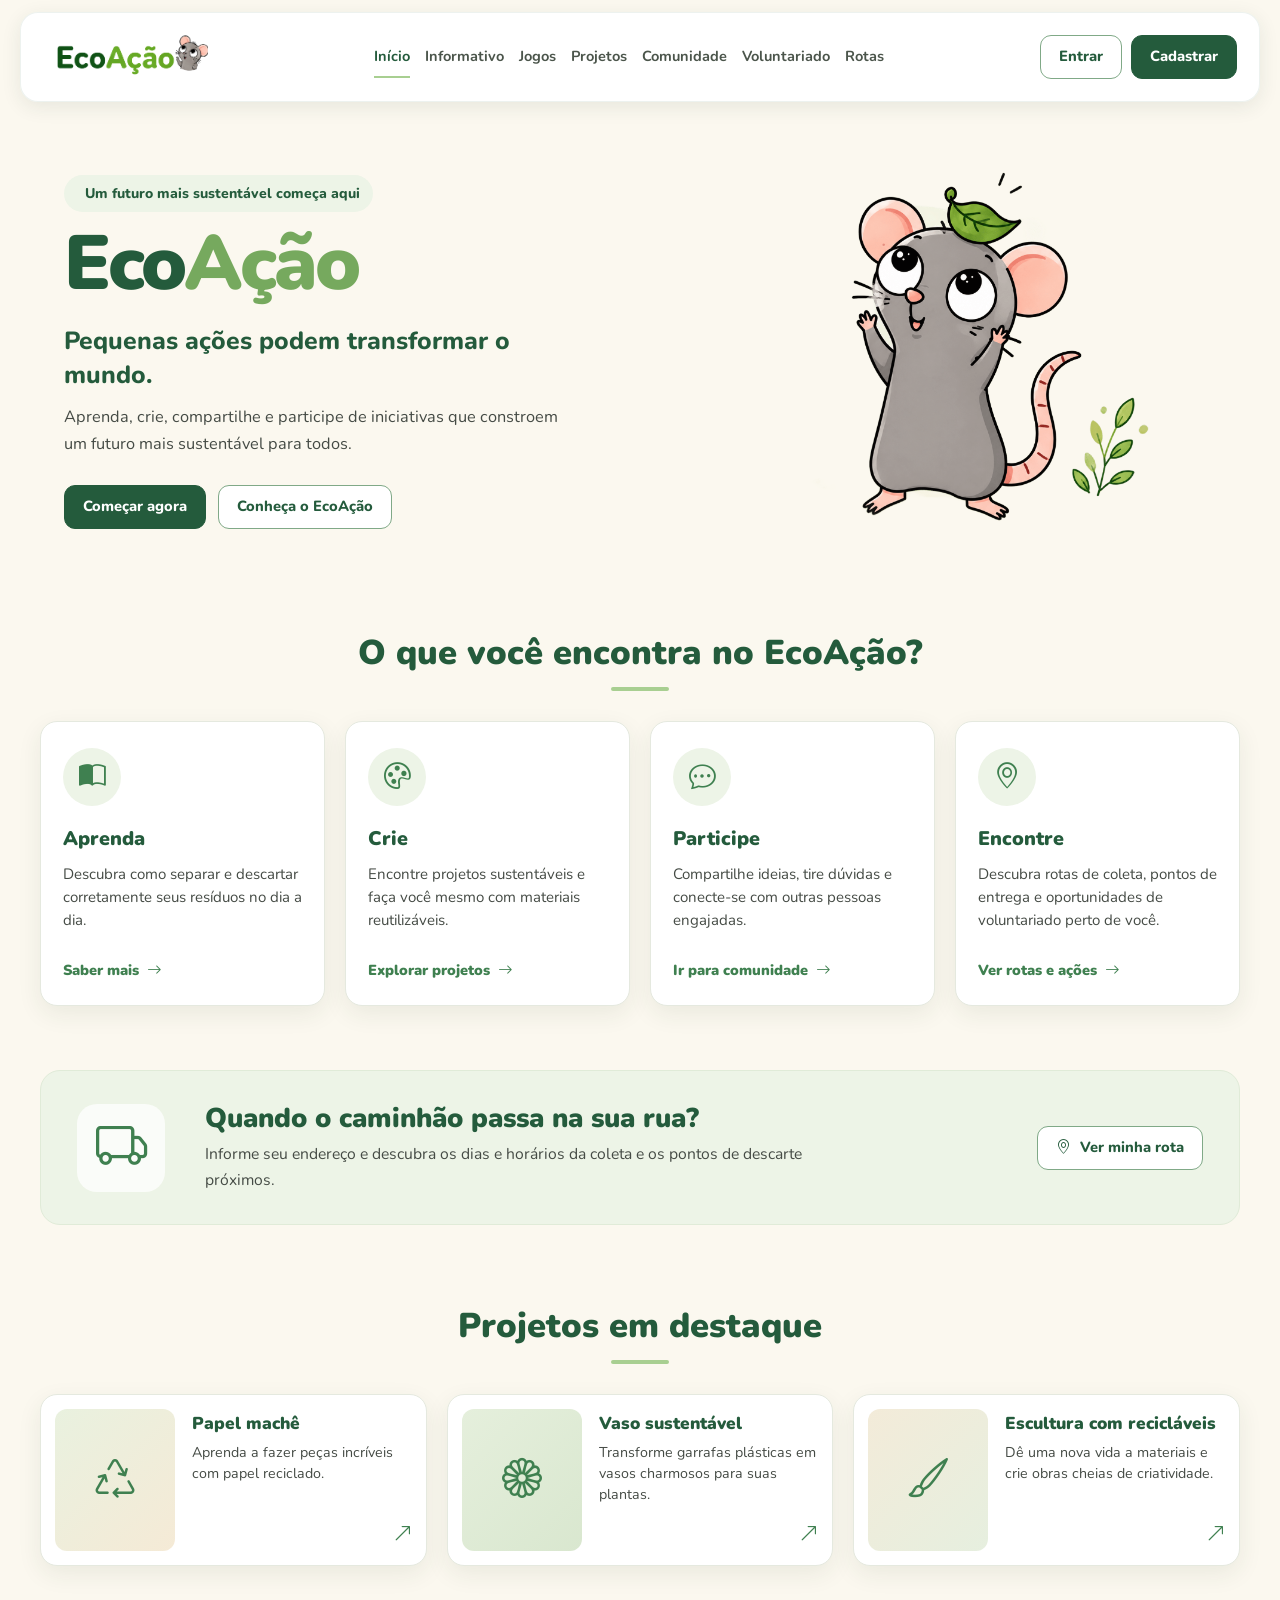
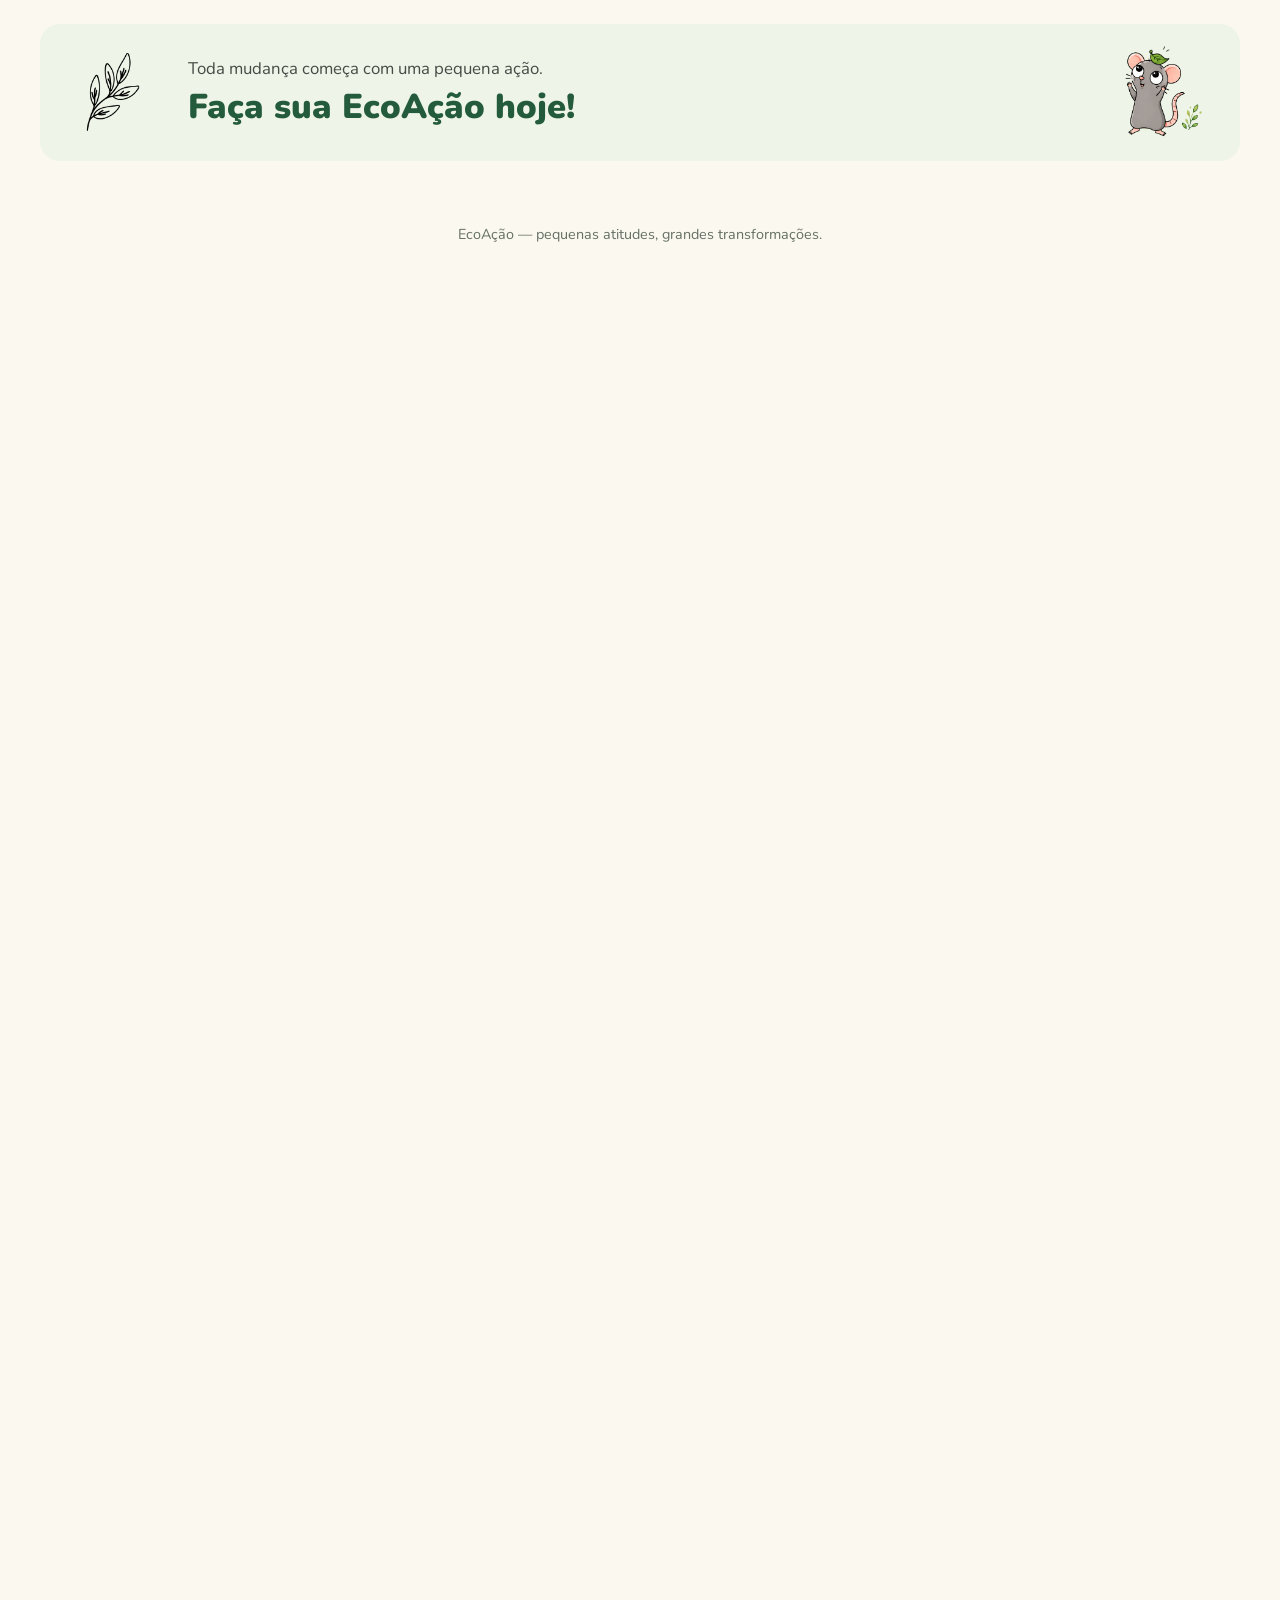
<file: index.html>
<!DOCTYPE html>
<html lang="pt-BR">
<head>
    <meta charset="UTF-8">
    <meta http-equiv="refresh" content="0; url=index/index.html">
    <title>EcoAção</title>
</head>
<body>
    <p><a href="index/index.html">Ir para o EcoAção</a></p>
</body>
</html>
</file>
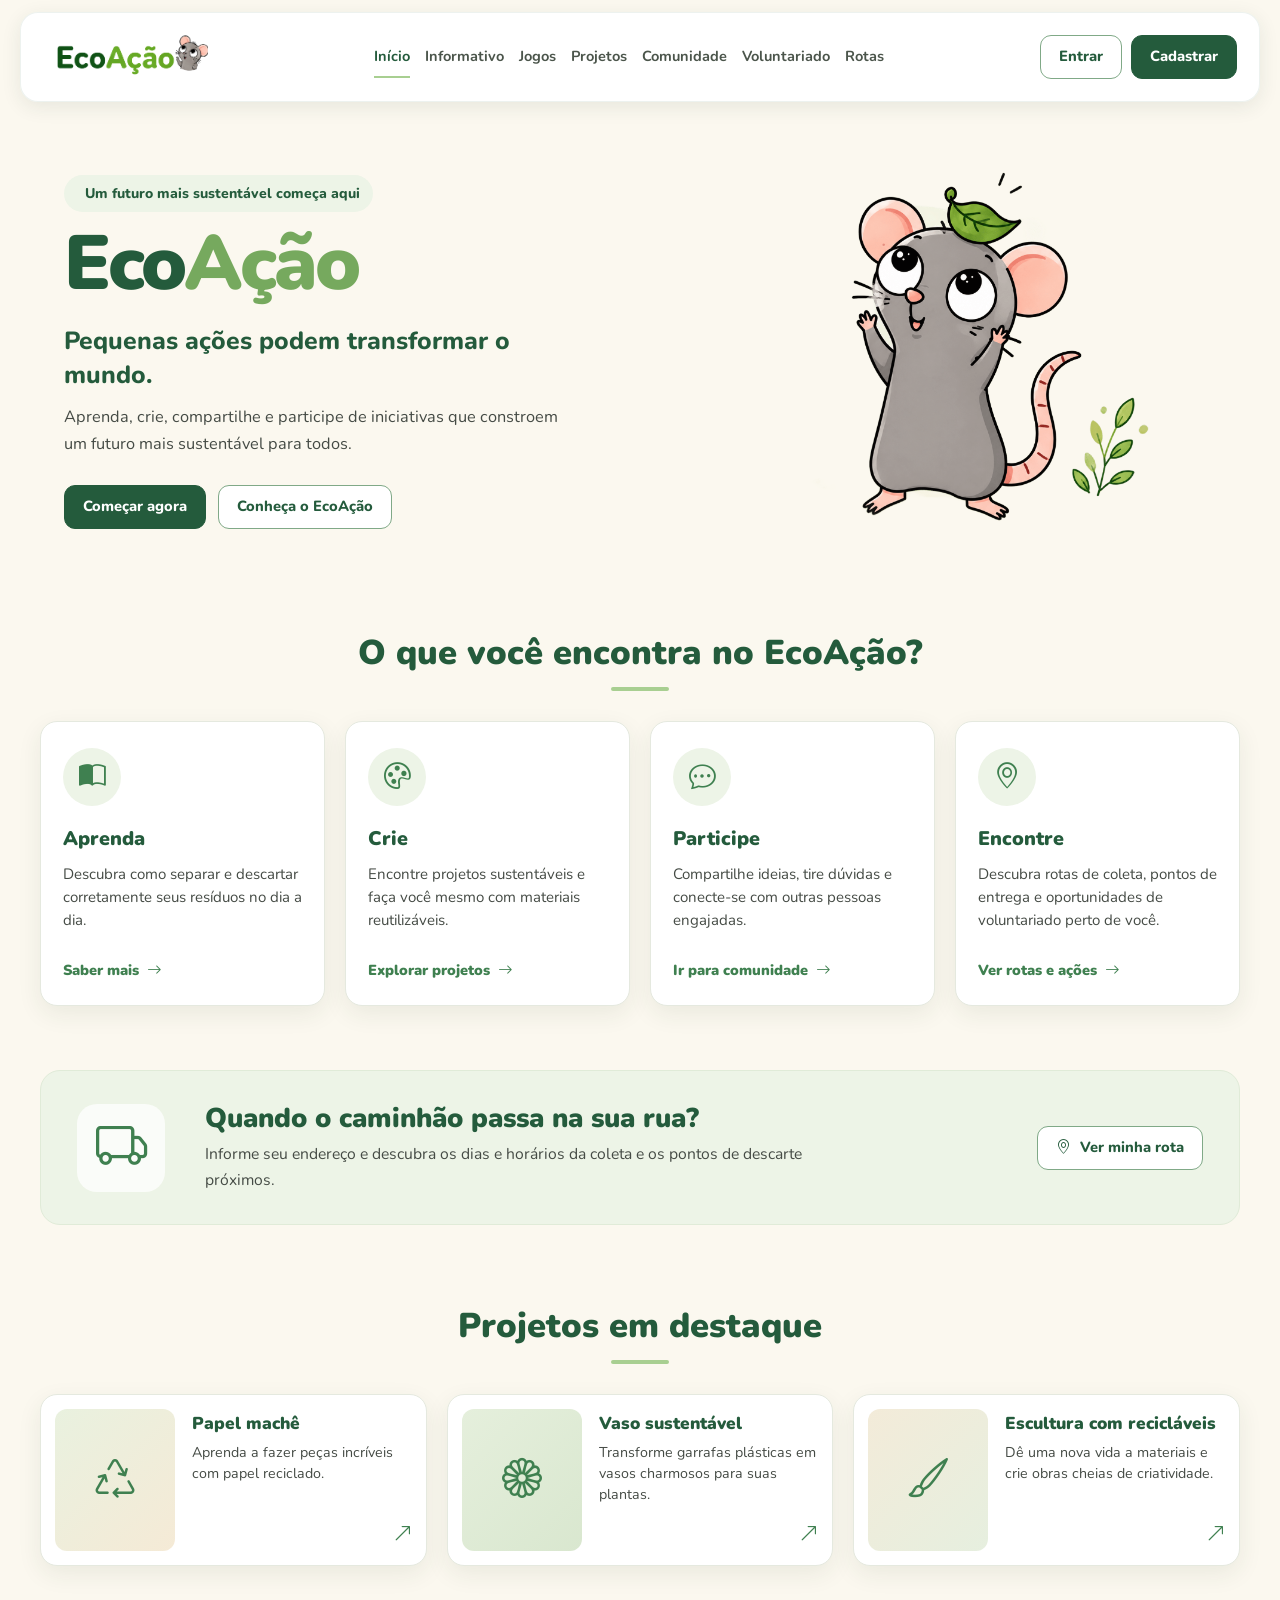
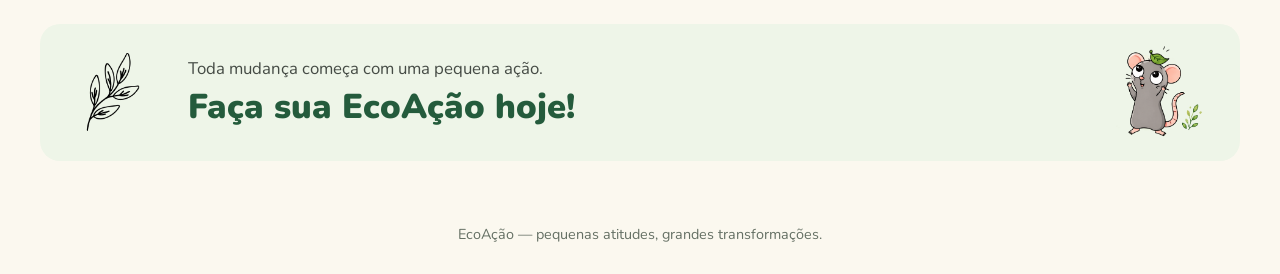
<file: index/index.html>
<!DOCTYPE html>
<html lang="pt-BR">
<head>
    <meta charset="UTF-8">
    <meta name="viewport" content="width=device-width, initial-scale=1.0">
    <title>EcoAção — Início</title>
    <link rel="stylesheet" href="https://cdn.jsdelivr.net/npm/bootstrap-icons@1.11.3/font/bootstrap-icons.min.css">
    <link rel="stylesheet" href="../css/style1.css">
</head>
<body>
    <header class="cerebro">
        <a class="logo" href="../index/index.html" aria-label="EcoAção - Início">
            <img src="../imagens/Logo.png" alt="Logo EcoAção">
        </a>

        <nav aria-label="Navegação principal">
            <a href="../index/index.html" class="active">Início</a>
            <a href="../informacao/informacao.html">Informativo</a>
            <a href="../jogos/jogos.html">Jogos</a>
            <a href="../projetos/projetos.html">Projetos</a>
            <a href="../comunidade/comunidade.html">Comunidade</a>
            <a href="../voluntariado/voluntariado.html">Voluntariado</a>
            <a href="../rotas/rotas.html">Rotas</a>
        </nav>

        <!-- Visitantes veem Entrar/Cadastrar; o JavaScript troca por "Olá, nome" + Sair -->
        <div class="acoes-conta" id="acoes-conta">
            <a href="../login/login.html" class="botao botao-secundario">Entrar</a>
            <a href="../cadastro/cadastro.html" class="botao botao-principal">Cadastrar</a>
        </div>
    </header>

    <main>
        <section class="hero">
            <div class="hero-conteudo">
                <span class="etiqueta"><i class="bi bi-leaf" aria-hidden="true"></i> Um futuro mais sustentável começa aqui</span>
                <h1>Eco<span>Ação</span></h1>
                <p class="subtitulo">Pequenas ações podem transformar o mundo.</p>
                <p class="texto">Aprenda, crie, compartilhe e participe de iniciativas que constroem um futuro mais sustentável para todos.</p>
                <div class="hero-botoes">
                    <a class="botao botao-principal" href="../projetos/projetos.html">Começar agora</a>
                    <a class="botao botao-secundario" href="../informacao/informacao.html">Conheça o EcoAção</a>
                </div>
            </div>
            <div class="hero-ilustracao">
                <img src="../imagens/rato1.png" alt="Mascote do EcoAção">
            </div>
        </section>

        <section class="secao recursos">
            <div class="titulo-secao">
                <h2>O que você encontra no EcoAção?</h2>
                <span class="titulo-detalhe" aria-hidden="true"></span>
            </div>

            <div class="grade-recursos">
                <article class="card-recurso">
                    <div class="icone"><i class="bi bi-book-half" aria-hidden="true"></i></div>
                    <h3>Aprenda</h3>
                    <p>Descubra como separar e descartar corretamente seus resíduos no dia a dia.</p>
                    <a href="../informacao/informacao.html">Saber mais <i class="bi bi-arrow-right" aria-hidden="true"></i></a>
                </article>

                <article class="card-recurso">
                    <div class="icone"><i class="bi bi-palette" aria-hidden="true"></i></div>
                    <h3>Crie</h3>
                    <p>Encontre projetos sustentáveis e faça você mesmo com materiais reutilizáveis.</p>
                    <a href="../projetos/projetos.html">Explorar projetos <i class="bi bi-arrow-right" aria-hidden="true"></i></a>
                </article>

                <article class="card-recurso">
                    <div class="icone"><i class="bi bi-chat-dots" aria-hidden="true"></i></div>
                    <h3>Participe</h3>
                    <p>Compartilhe ideias, tire dúvidas e conecte-se com outras pessoas engajadas.</p>
                    <a href="../comunidade/comunidade.html">Ir para comunidade <i class="bi bi-arrow-right" aria-hidden="true"></i></a>
                </article>

                <article class="card-recurso">
                    <div class="icone"><i class="bi bi-geo-alt" aria-hidden="true"></i></div>
                    <h3>Encontre</h3>
                    <p>Descubra rotas de coleta, pontos de entrega e oportunidades de voluntariado perto de você.</p>
                    <a href="../rotas/rotas.html">Ver rotas e ações <i class="bi bi-arrow-right" aria-hidden="true"></i></a>
                </article>
            </div>
        </section>

        <section class="secao banner-coleta">
            <div class="coleta-ilustracao" aria-hidden="true">
                <i class="bi bi-truck"></i>
            </div>
            <div class="coleta-texto">
                <h2>Quando o caminhão passa na sua rua?</h2>
                <p>Informe seu endereço e descubra os dias e horários da coleta e os pontos de descarte próximos.</p>
            </div>
            <a class="botao botao-secundario" href="../rotas/rotas.html"> <i class="bi bi-geo-alt" aria-hidden="true"></i> Ver minha rota</a>
        </section>

        <section class="secao projetos">
            <div class="titulo-secao">
                <h2>Projetos em destaque</h2>
                <span class="titulo-detalhe" aria-hidden="true"></span>
            </div>

            <div class="grade-projetos">
                <article class="card-projeto">
                    <div class="projeto-imagem imagem-papel" role="img" aria-label="Espaço para imagem de um objeto de papel machê">
                        <i class="bi bi-recycle" aria-hidden="true"></i>
                    </div>
                    <div class="projeto-conteudo">
                        <h3>Papel machê</h3>
                        <p>Aprenda a fazer peças incríveis com papel reciclado.</p>
                        <a href="../projetos/projetos.html" aria-label="Explorar projeto Papel machê"><i class="bi bi-arrow-up-right" aria-hidden="true"></i></a>
                    </div>
                </article>

                <article class="card-projeto">
                    <div class="projeto-imagem imagem-vaso" role="img" aria-label="Espaço para imagem de vaso feito com garrafa reutilizada">
                        <i class="bi bi-flower1" aria-hidden="true"></i>
                    </div>
                    <div class="projeto-conteudo">
                        <h3>Vaso sustentável</h3>
                        <p>Transforme garrafas plásticas em vasos charmosos para suas plantas.</p>
                        <a href="../projetos/projetos.html" aria-label="Explorar projeto Vaso sustentável"><i class="bi bi-arrow-up-right" aria-hidden="true"></i></a>
                    </div>
                </article>

                <article class="card-projeto">
                    <div class="projeto-imagem imagem-escultura" role="img" aria-label="Espaço para imagem de escultura feita com materiais recicláveis">
                        <i class="bi bi-brush" aria-hidden="true"></i>
                    </div>
                    <div class="projeto-conteudo">
                        <h3>Escultura com recicláveis</h3>
                        <p>Dê uma nova vida a materiais e crie obras cheias de criatividade.</p>
                        <a href="../projetos/projetos.html" aria-label="Explorar projeto Escultura com recicláveis"><i class="bi bi-arrow-up-right" aria-hidden="true"></i></a>
                    </div>
                </article>
            </div>
        </section>

        <section class="secao banner-final">
            <img class="banner-folha" src="../imagens/folha.png" alt="">
            <div class="banner-final-texto">
                <p>Toda mudança começa com uma pequena ação.</p>
                <h2>Faça sua EcoAção hoje! </h2>
            </div>
            <img class="banner-mascote" src="../imagens/rato1.png" alt="Mascote do EcoAção">
        </section>
    </main>

    <footer class="rodape">
        <p>EcoAção — pequenas atitudes, grandes transformações.</p>
    </footer>
    <script src="../comum/comum.js"></script>
    <script>iniciarPagina();</script>
</body>
</html>
</file>
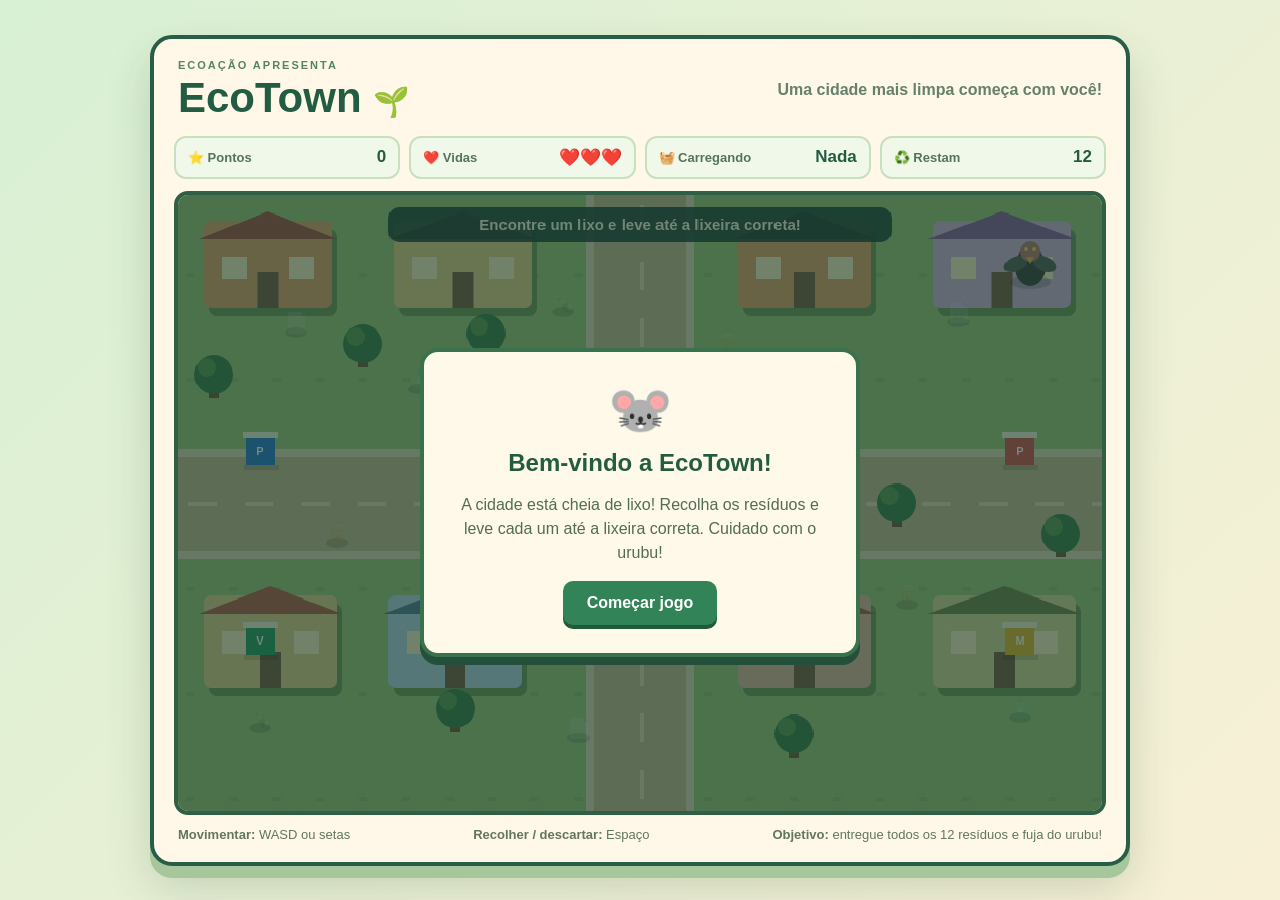
<file: jogos/ecotown/index.html>
<!DOCTYPE html>
<html lang="pt-BR">
<head>
  <meta charset="UTF-8">
  <meta name="viewport" content="width=device-width, initial-scale=1.0">
  <title>EcoTown - Missão Reciclagem</title>
  <link rel="stylesheet" href="style.css">
</head>
<body>
  <main class="game-shell">
    <header class="topbar">
      <div>
        <p class="eyebrow">ECOAÇÃO APRESENTA</p>
        <h1>EcoTown <span>🌱</span></h1>
      </div>
      <p class="subtitle">Uma cidade mais limpa começa com você!</p>
    </header>

    <section class="hud" aria-label="Informações do jogo">
      <div class="hud-item"><span>⭐ Pontos</span><strong id="score">0</strong></div>
      <div class="hud-item"><span>❤️ Vidas</span><strong id="lives">3</strong></div>
      <div class="hud-item carrying"><span>🧺 Carregando</span><strong id="carrying">Nada</strong></div>
      <div class="hud-item"><span>♻️ Restam</span><strong id="remaining">12</strong></div>
    </section>

    <div class="game-area">
      <canvas id="game" width="900" height="600" aria-label="Jogo EcoTown"></canvas>
      <div id="overlay" class="overlay">
        <div class="overlay-card">
          <div class="big-icon">🐭</div>
          <h2 id="overlay-title">Bem-vindo a EcoTown!</h2>
          <p id="overlay-text">A cidade está cheia de lixo! Recolha os resíduos e leve cada um até a lixeira correta. Cuidado com o urubu!</p>
          <button id="start-btn">Começar jogo</button>
        </div>
      </div>
    </div>

    <footer class="instructions">
      <p><b>Movimentar:</b> WASD ou setas</p>
      <p><b>Recolher / descartar:</b> Espaço</p>
      <p><b>Objetivo:</b> entregue todos os 12 resíduos e fuja do urubu!</p>
    </footer>
  </main>
  <script src="script.js"></script>
</body>
</html>
</file>
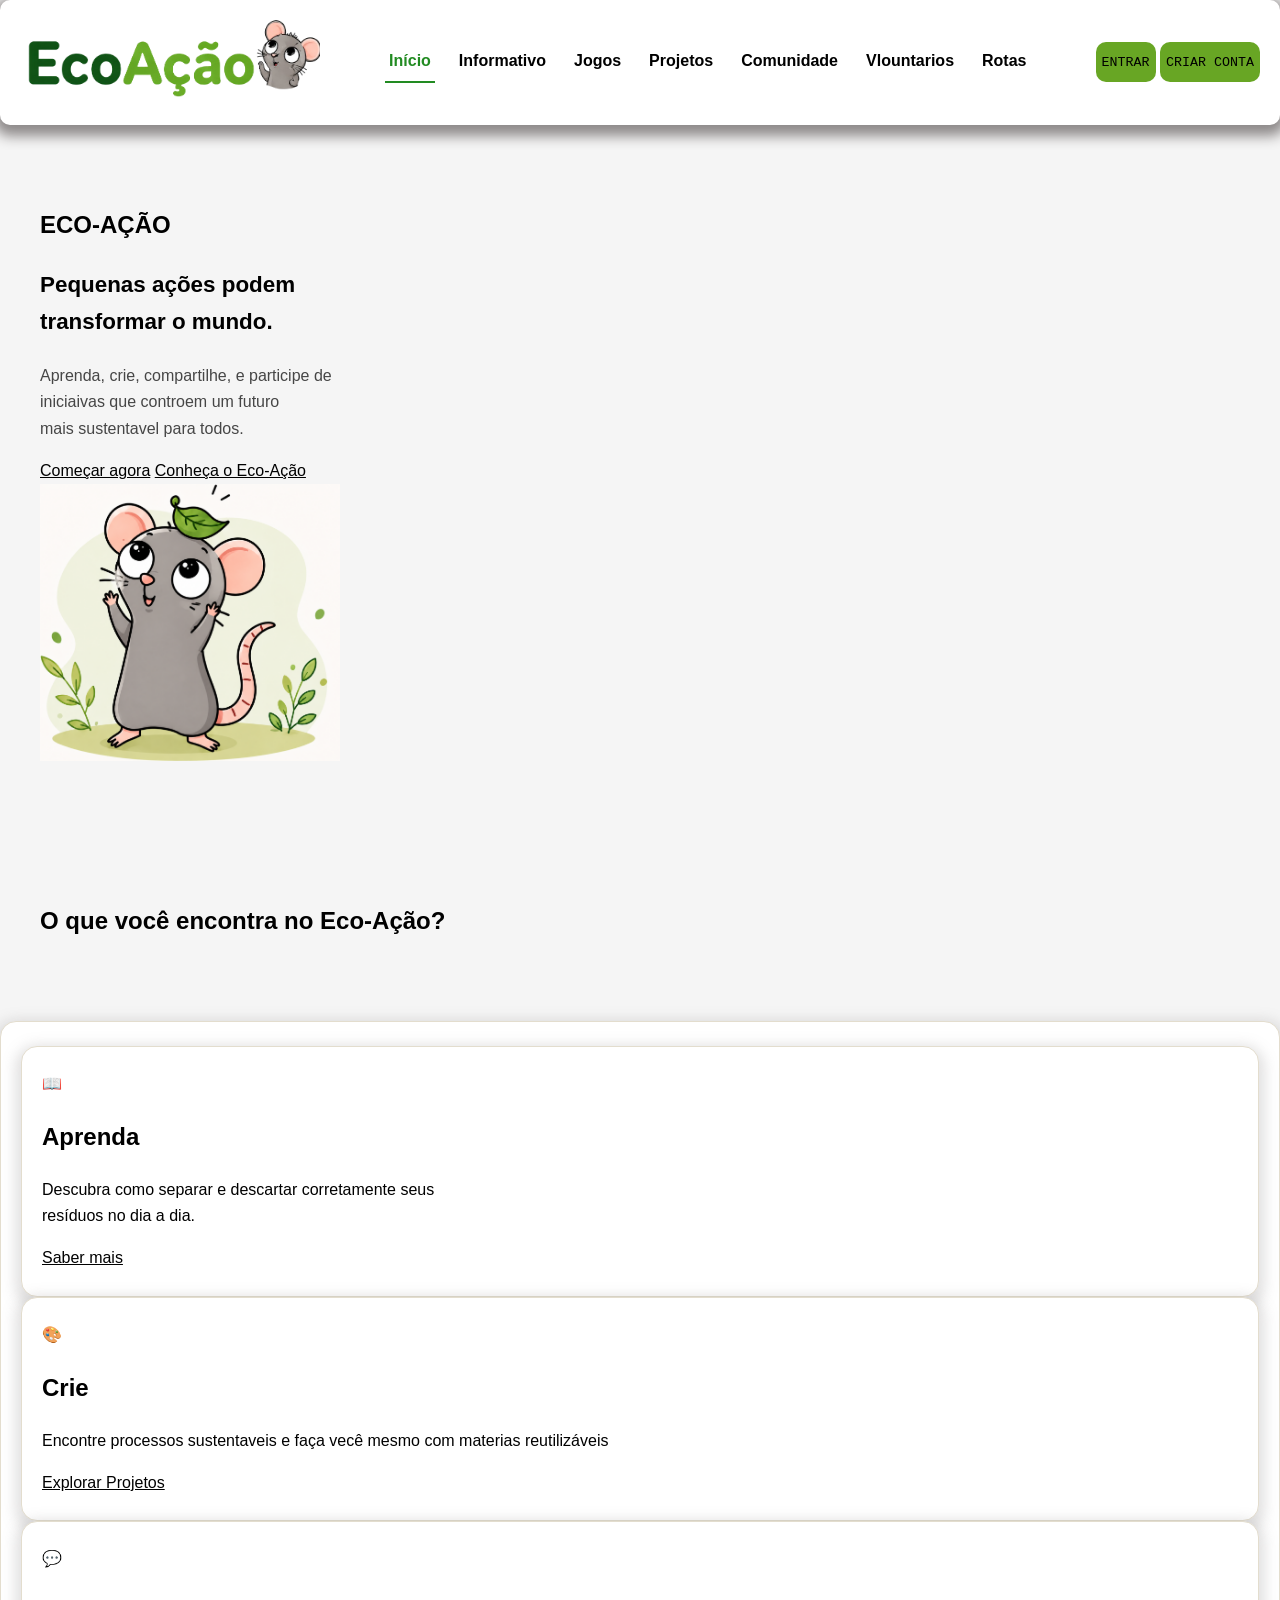
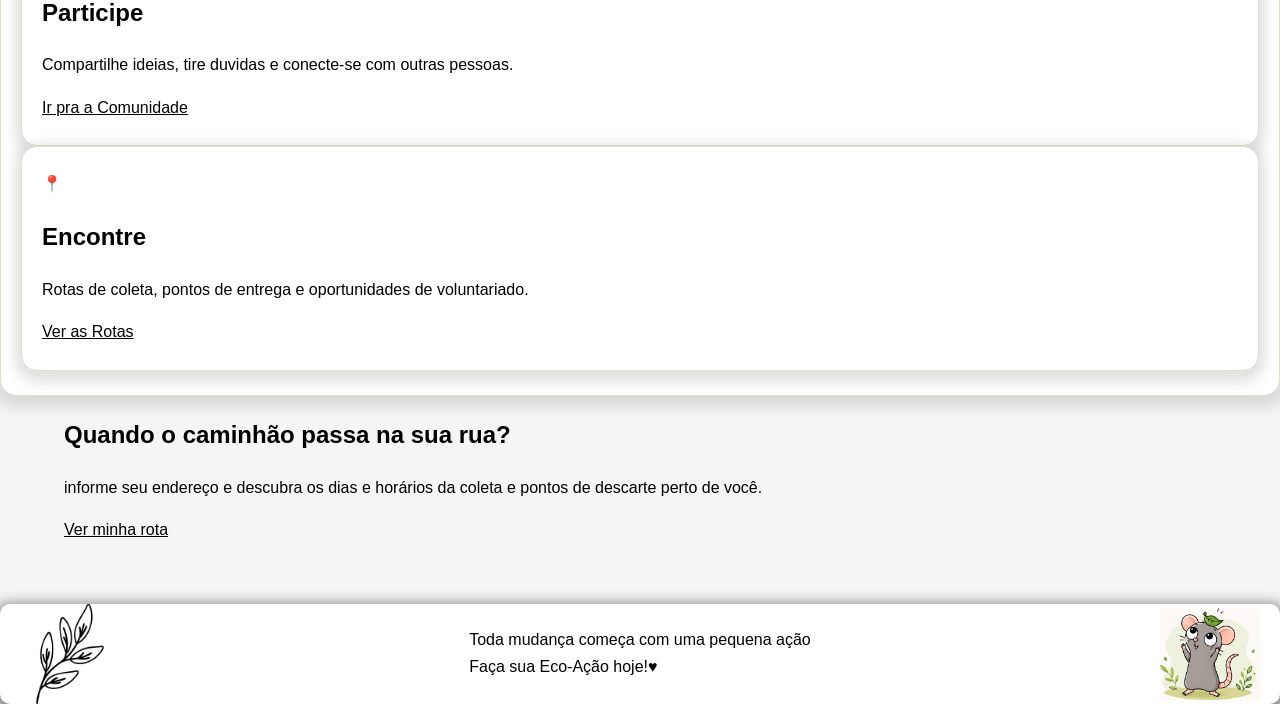
<file: Projeto-Ecoa-o/site/index.html>
<!DOCTYPE html>
<html lang="pt-BR">
<head>
    <meta charset="UTF-8">
    <meta name="viewport" content="width=device-width, initial-scale=1.0">
    <title>Eco-ação</title>
    <link rel="stylesheet" href="style1.css">
</head>
<body>
    <header class="cerebro">
            <span class="logo"><img src="imagens/Logo.png" alt="Logo Eco-ação" style="width: 300px;"></span>
            <nav>
                <a href="index2.html" class="active">Início</a>
                <a href="">Informativo</a>
                <a href="">Jogos</a>
                <a href="">Projetos</a>
                <a href="">Comunidade</a>
                <a href="">Vlountarios</a>
                <a href="">Rotas</a>
            </nav>
        <div>
            <button>
                Entrar
            </button>

            <button>
               Criar Conta
            </button>
        </div>
    </header> 
    <main>
        <section class="hero">
        <div class="hero-foto">
            <h1>ECO-AÇÃO</h1>
            <p class="subtitulo">Pequenas ações podem<br>transformar o mundo.</p>
            <p class="texto">Aprenda, crie, compartilhe, e participe de 
            <br>iniciaivas que controem um futuro <br>mais sustentavel para todos.</p>
            <a href="">Começar agora</a>
            <a href="">Conheça o Eco-Ação</a>
            <img src="imagens/rato1.png" alt="Foto do Mascote" style="width: 300px;">
        </div>
        </section>
        <section class="hero">
            <h1>O que você encontra no Eco-Ação?</h1>
        </section>
    
        <section class="cards">
            <div class="cards">
                <div class="icone">📖</div>
                <h2>Aprenda</h2>
                <p>
                    Descubra como separar e descartar corretamente seus<br>resíduos no dia a dia.
                </p>
                <a href="">Saber mais</a>
            </div>
            <div class="cards">
                <div class="icone">🎨</div>
                <h2>Crie</h2>
                <p>
                    Encontre processos sustentaveis e faça vecê mesmo com materias reutilizáveis 
                </p>
                <a href="">Explorar Projetos</a>
            </div>
            </div>
            <div class="cards">
                <div class="icone">💬</div>
                <h2>Participe</h2>
                <p>
                    Compartilhe ideias, tire duvidas e conecte-se com outras pessoas.
                </p>
                <a href="">Ir pra a Comunidade</a>
            </div>
            <div class="cards">
                <div class="icone">📍</div>
                <h2>Encontre</h2>
                <p>
                    Rotas de coleta, pontos de entrega e oportunidades de voluntariado. 
                </p>
                <a href="">Ver as Rotas</a>
            </div>
        </section>
        <section class="cards2">
            <div class="cards2">
                <h1>Quando o caminhão passa na sua rua?</h1>
                <p>
                    informe seu endereço e descubra os dias e horários da coleta e 
                    pontos de descarte perto de você. 
                </p>
                <a href="">Ver minha rota</a>
            </div>
        </section>
    </main>

    <footer>
        <img src="imagens/folha.png" alt="Mascote"style="width: 100px;">
        <p>Toda mudança começa com uma pequena ação<br>Faça sua Eco-Ação hoje!♥</p>
        <img src="imagens/rato1.png" alt="Mascote"style="width: 100px;">
    </footer>

</body>
</html>
</file>
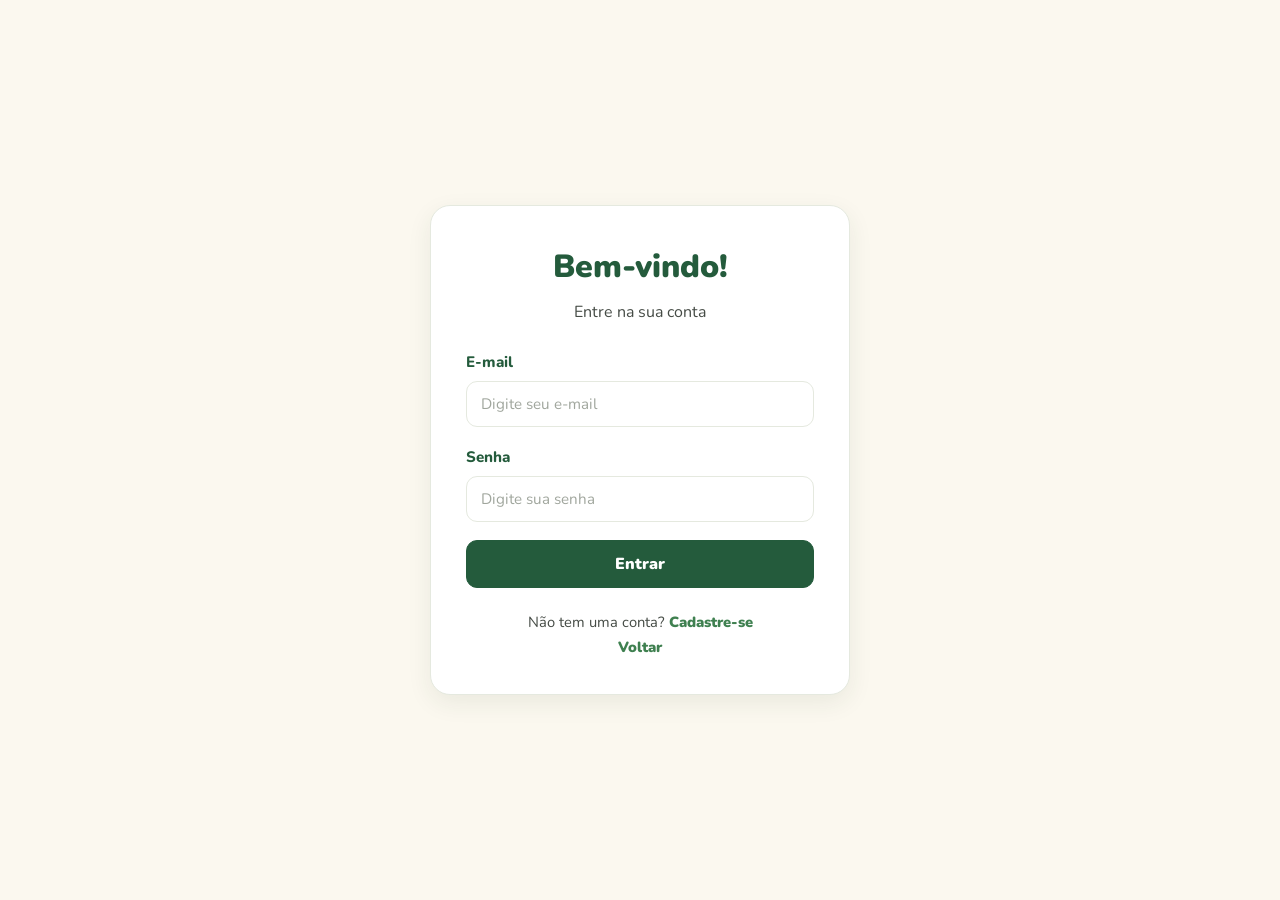
<file: admin/admin.html>
<!DOCTYPE html>
<html lang="pt-BR">
<head>
    <meta charset="UTF-8">
    <meta name="viewport" content="width=device-width, initial-scale=1.0">
    <title>Administração — EcoAção</title>
    <link rel="stylesheet" href="https://cdn.jsdelivr.net/npm/bootstrap-icons@1.11.3/font/bootstrap-icons.min.css">
    <link rel="stylesheet" href="../css/style1.css">
</head>
<body>
    <header class="cerebro">
        <a class="logo" href="../index/index.html" aria-label="EcoAção - Início">
            <img src="../imagens/Logo.png" alt="Logo EcoAção">
        </a>

        <nav aria-label="Navegação principal">
            <a href="../index/index.html">Início</a>
            <a href="../informacao/informacao.html">Informativo</a>
            <a href="../jogos/jogos.html">Jogos</a>
            <a href="../projetos/projetos.html">Projetos</a>
            <a href="../comunidade/comunidade.html">Comunidade</a>
            <a href="../voluntariado/voluntariado.html">Voluntariado</a>
            <a href="../rotas/rotas.html">Rotas</a>
        </nav>

        <div class="acoes-conta" id="acoes-conta">
            <a href="../login/login.html" class="botao botao-secundario">Entrar</a>
            <a href="../cadastro/cadastro.html" class="botao botao-principal">Cadastrar</a>
        </div>
    </header>

    <main>
        <section class="pagina-topo">
            <span class="etiqueta"><i class="bi bi-shield-lock" aria-hidden="true"></i> Área restrita</span>
            <h1>Painel de <span>administração</span></h1>
            <p>Gerencie usuários e acesse as áreas que o administrador controla.</p>
        </section>

        <div class="pagina-corpo empilhado">
            <div class="aviso" id="mensagem" role="alert" hidden></div>


            <div class="empilhado" id="conteudo" hidden>
                <div class="hero-botoes">
                    <a class="botao botao-principal" href="../minhas-vagas/minhas-vagas.html"><i class="bi bi-clipboard-check" aria-hidden="true"></i> Gerenciar vagas</a>
                    <a class="botao botao-principal" href="../rotas/rotas.html"><i class="bi bi-truck" aria-hidden="true"></i> Gerenciar rotas de lixo</a>
                    <a class="botao botao-principal" href="../comunidade/comunidade.html"><i class="bi bi-chat-dots" aria-hidden="true"></i> Moderar comunidade</a>
                </div>

                <div class="tabela-caixa">
                    <table class="tabela">
                        <thead>
                            <tr>
                                <th>Nome</th>
                                <th>E-mail</th>
                                <th>Tipo de conta</th>
                                <th>Cadastro</th>
                                <th>Ações</th>
                            </tr>
                        </thead>
                        <tbody id="corpo-usuarios">
                            <tr><td colspan="5" class="tabela-vazia">Carregando usuários...</td></tr>
                        </tbody>
                    </table>
                </div>
            </div>
        </div>
    </main>

    <footer class="rodape">
        <p>EcoAção — pequenas atitudes, grandes transformações.</p>
    </footer>

    <script src="../comum/comum.js"></script>
    <script src="admin.js"></script>
</body>
</html>
</file>
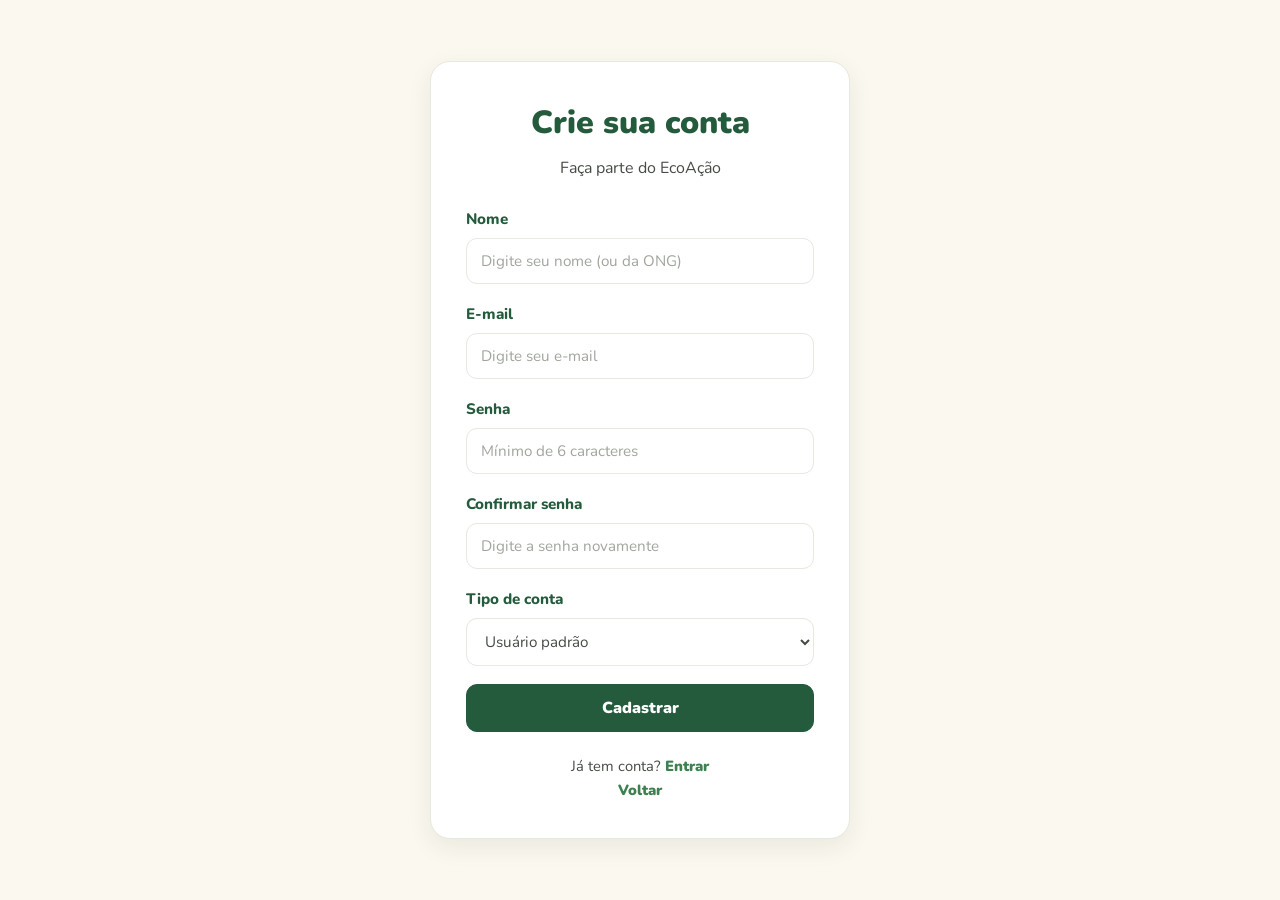
<file: cadastro/cadastro.html>
<!DOCTYPE html>
<html lang="pt-BR">
<head>
    <meta charset="UTF-8">
    <meta name="viewport" content="width=device-width, initial-scale=1.0">
    <title>Cadastro — EcoAção</title>
    <link rel="stylesheet" href="../css/style1.css">
</head>
<body class="pagina-auth">

    <div class="container">
        <h1>Crie sua conta</h1>
        <p>Faça parte do EcoAção</p>

        <form id="form-cadastro">
            <label for="nome">Nome</label>
            <input type="text" id="nome" name="nome" maxlength="100"
                   placeholder="Digite seu nome (ou da ONG)" autocomplete="name" required>

            <label for="email">E-mail</label>
            <input type="email" id="email" name="email" maxlength="150"
                   placeholder="Digite seu e-mail" autocomplete="email" required>

            <label for="senha">Senha</label>
            <input type="password" id="senha" name="senha" minlength="6"
                   placeholder="Mínimo de 6 caracteres" autocomplete="new-password" required>

            <label for="confirmar-senha">Confirmar senha</label>
            <input type="password" id="confirmar-senha" name="confirmar-senha"
                   placeholder="Digite a senha novamente" autocomplete="new-password" required>

            <label for="tipo">Tipo de conta</label>
            <select id="tipo" name="tipo" required>
                <option value="padrao">Usuário padrão</option>
                <option value="ong">ONG</option>
            </select>

            <button type="submit">Cadastrar</button>
        </form>

        <div class="aviso" id="mensagem" role="alert" hidden></div>

        <p class="link">
            Já tem conta? <a href="../login/login.html">Entrar</a>
            <br>
            <a href="../index/index.html" class="voltar">Voltar</a>
        </p>
    </div>

    <script src="../comum/comum.js"></script>
    <script src="cadastro.js"></script>
</body>
</html>
</file>
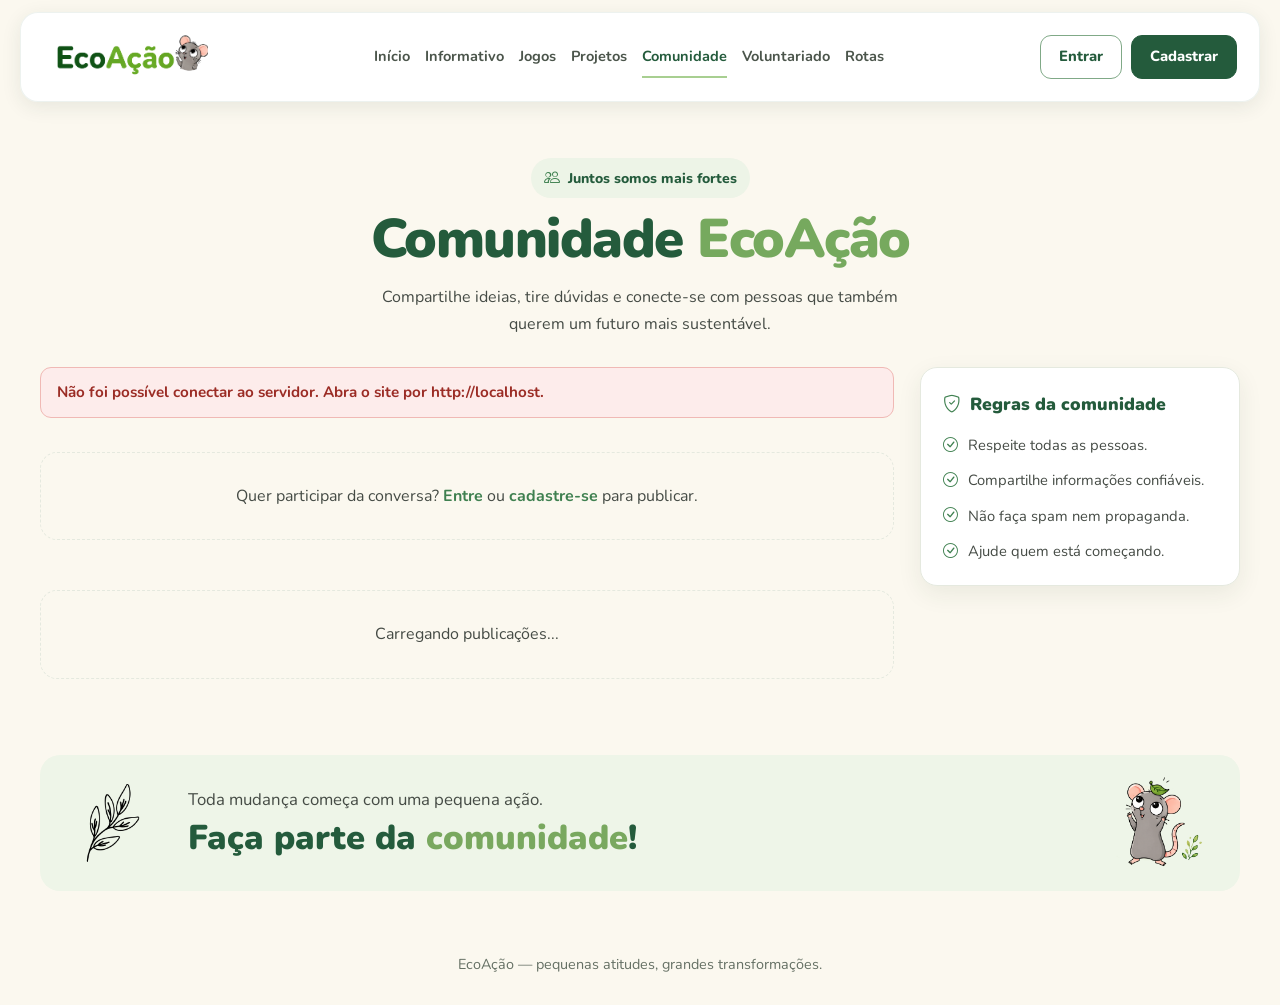
<file: comunidade/comunidade.html>
<!DOCTYPE html>
<html lang="pt-BR">
<head>
    <meta charset="UTF-8">
    <meta name="viewport" content="width=device-width, initial-scale=1.0">
    <title>Comunidade — EcoAção</title>
    <link rel="stylesheet" href="https://cdn.jsdelivr.net/npm/bootstrap-icons@1.11.3/font/bootstrap-icons.min.css">
    <link rel="stylesheet" href="../css/style1.css">
</head>
<body>
    <header class="cerebro">
        <a class="logo" href="../index/index.html" aria-label="EcoAção - Início">
            <img src="../imagens/Logo.png" alt="Logo EcoAção">
        </a>

        <nav aria-label="Navegação principal">
            <a href="../index/index.html">Início</a>
            <a href="../informacao/informacao.html">Informativo</a>
            <a href="../jogos/jogos.html">Jogos</a>
            <a href="../projetos/projetos.html">Projetos</a>
            <a href="../comunidade/comunidade.html" class="active">Comunidade</a>
            <a href="../voluntariado/voluntariado.html">Voluntariado</a>
            <a href="../rotas/rotas.html">Rotas</a>
        </nav>

        <!-- Visitantes veem Entrar/Cadastrar; o JavaScript troca por "Olá, nome" + Sair -->
        <div class="acoes-conta" id="acoes-conta">
            <a href="../login/login.html" class="botao botao-secundario">Entrar</a>
            <a href="../cadastro/cadastro.html" class="botao botao-principal">Cadastrar</a>
        </div>
    </header>

    <main>
        <section class="comunidade-topo">
            <span class="etiqueta"><i class="bi bi-people" aria-hidden="true"></i> Juntos somos mais fortes</span>
            <h1>Comunidade <span>EcoAção</span></h1>
            <p>Compartilhe ideias, tire dúvidas e conecte-se com pessoas que também querem um futuro mais sustentável.</p>
        </section>

        <div class="comunidade-layout">
            <section class="comunidade-feed" aria-label="Publicações da comunidade">

                <div class="aviso" id="mensagem" role="alert" hidden></div>

                <!-- Formulário: só aparece para quem está logado -->
                <form class="nova-publicacao" id="form-post" hidden>
                    <div class="nova-publicacao-topo">
                        <div class="avatar" aria-hidden="true"><i class="bi bi-person"></i></div>
                        <div class="nova-publicacao-campos">
                            <input type="text" id="titulo-post" maxlength="100" placeholder="Título (opcional)" aria-label="Título da publicação (opcional)">
                            <textarea id="texto-post" maxlength="1000" placeholder="Compartilhe uma dica, dúvida ou ideia com a comunidade..." aria-label="Escreva sua publicação" required></textarea>
                        </div>
                    </div>
                    <div class="nova-publicacao-rodape">
                        <span></span>
                        <button type="submit" class="botao botao-principal">
                            <i class="bi bi-send" aria-hidden="true"></i> Publicar
                        </button>
                    </div>
                </form>

                <!-- Aviso para visitantes -->
                <p class="sem-posts" id="aviso-visitante" hidden>
                    Quer participar da conversa? <a href="../login/login.html"><strong>Entre</strong></a> ou
                    <a href="../cadastro/cadastro.html"><strong>cadastre-se</strong></a> para publicar.
                </p>

                <div class="lista-posts" id="lista-posts">
                    <p class="sem-posts">Carregando publicações...</p>
                </div>
            </section>

            <aside class="comunidade-lateral" aria-label="Informações da comunidade">
                <div class="painel">
                    <h2><i class="bi bi-shield-check" aria-hidden="true"></i> Regras da comunidade</h2>
                    <ul class="lista-regras">
                        <li><i class="bi bi-check-circle" aria-hidden="true"></i> Respeite todas as pessoas.</li>
                        <li><i class="bi bi-check-circle" aria-hidden="true"></i> Compartilhe informações confiáveis.</li>
                        <li><i class="bi bi-check-circle" aria-hidden="true"></i> Não faça spam nem propaganda.</li>
                        <li><i class="bi bi-check-circle" aria-hidden="true"></i> Ajude quem está começando.</li>
                    </ul>
                </div>
            </aside>
        </div>

        <section class="secao banner-final">
            <img class="banner-folha" src="../imagens/folha.png" alt="">
            <div class="banner-final-texto">
                <p>Toda mudança começa com uma pequena ação.</p>
                <h2>Faça parte da <span>comunidade</span>!</h2>
            </div>
            <img class="banner-mascote" src="../imagens/rato1.png" alt="Mascote do EcoAção">
        </section>
    </main>

    <footer class="rodape">
        <p>EcoAção — pequenas atitudes, grandes transformações.</p>
    </footer>

    <script src="../comum/comum.js"></script>
    <script src="comunidade.js"></script>
</body>
</html>
</file>
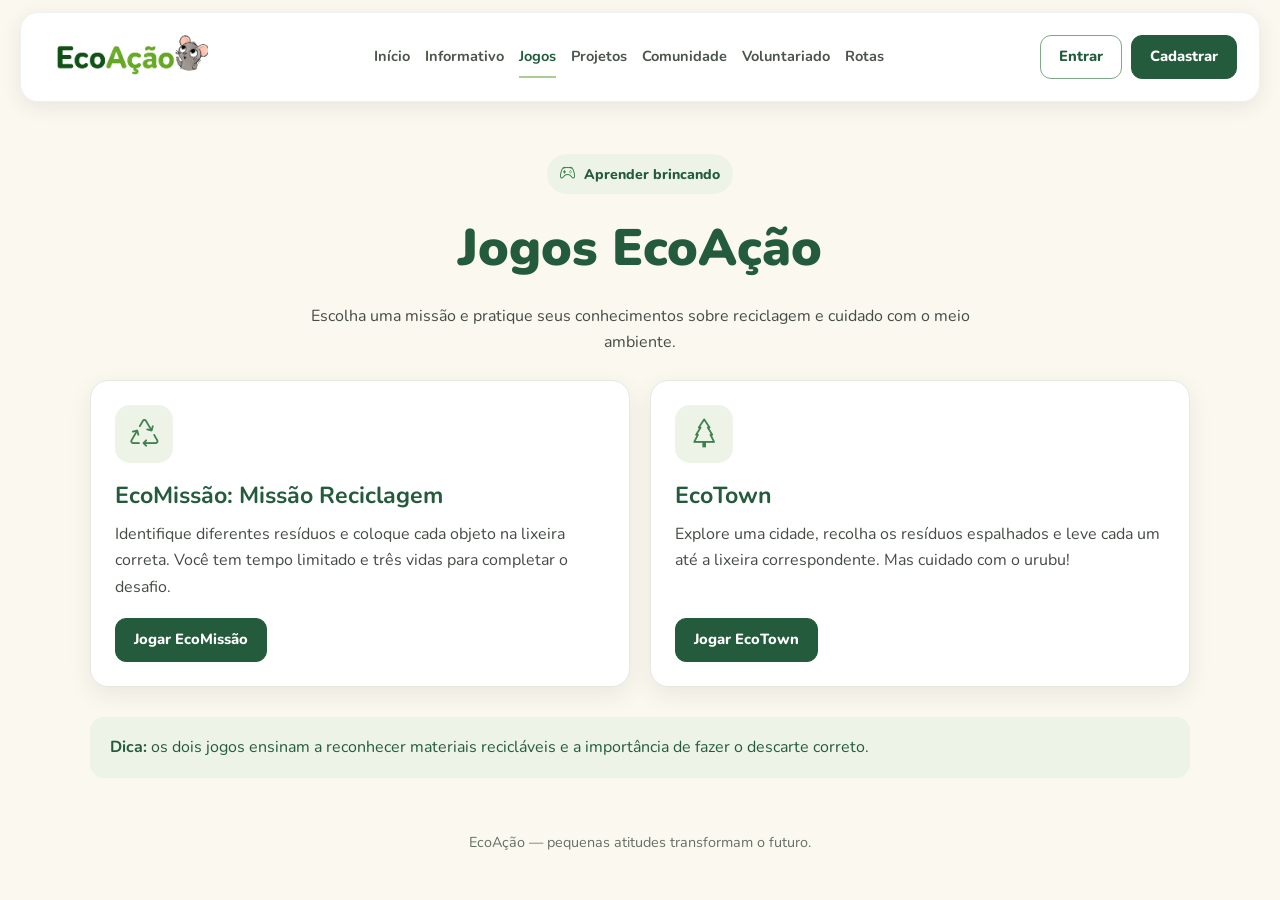
<file: jogos/jogos.html>
<!DOCTYPE html>
<html lang="pt-BR">
<head>
    <meta charset="UTF-8">
    <meta name="viewport" content="width=device-width, initial-scale=1.0">
    <title>Jogos — EcoAção</title>
    <link rel="stylesheet" href="https://cdn.jsdelivr.net/npm/bootstrap-icons@1.11.3/font/bootstrap-icons.min.css">
    <link rel="stylesheet" href="../css/style1.css">
    <style>
        .jogos-topo { width:min(1200px,calc(100% - 48px)); margin:0 auto; padding:52px 0 24px; text-align:center; }
        .jogos-topo h1 { margin:0; color:var(--verde-escuro); font-size:clamp(2.2rem,4vw,3.3rem); font-weight:900; }
        .jogos-topo p { max-width:680px; margin:12px auto 0; }
        .jogos-escolha { width:min(1100px,calc(100% - 48px)); margin:0 auto 30px; display:grid; grid-template-columns:repeat(2,minmax(0,1fr)); gap:20px; }
        .jogo-card { padding:24px; background:#fff; border:1px solid var(--borda); border-radius:18px; box-shadow:var(--sombra); display:flex; flex-direction:column; align-items:flex-start; }
        .jogo-card .jogo-icone { width:58px;height:58px;display:grid;place-items:center;border-radius:15px;background:var(--verde-suave);color:var(--verde);font-size:1.8rem; }
        .jogo-card h2 { margin:14px 0 6px;color:var(--verde-escuro);font-size:1.45rem; }
        .jogo-card p { margin:0 0 18px; }
        .jogo-card .botao { margin-top:auto; }
        .area-jogo { width:min(1200px,calc(100% - 48px)); margin:0 auto 45px; }
        .area-jogo[hidden] { display:none; }
        .area-jogo-topo { display:flex; align-items:center; justify-content:space-between; gap:14px; margin-bottom:14px; flex-wrap:wrap; }
        .area-jogo-topo h2 { margin:0;color:var(--verde-escuro);font-size:1.5rem; }
        .jogo-frame { display:block;width:100%;height:850px;border:1px solid var(--borda);border-radius:16px;background:#fbf8ef; }
        .jogo-frame.ecotown-frame { height:760px; }
        .dica-jogos { margin:0 auto 35px;width:min(1100px,calc(100% - 48px));padding:17px 20px;background:#edf4e7;border-radius:14px;color:var(--verde-escuro); }
        @media(max-width:700px) {
            .jogos-escolha { grid-template-columns:1fr; }
            .jogo-frame { height:780px; }
            .jogo-frame.ecotown-frame { height:650px; }
            .jogos-topo,.area-jogo,.jogos-escolha,.dica-jogos { width:calc(100% - 28px); }
        }
    </style>
</head>
<body>
    <header class="cerebro">
        <a class="logo" href="../index/index.html" aria-label="EcoAção - Início">
            <img src="../imagens/Logo.png" alt="Logo EcoAção">
        </a>
        <nav aria-label="Navegação principal">
            <a href="../index/index.html">Início</a>
            <a href="../informacao/informacao.html">Informativo</a>
            <a href="../jogos/jogos.html" class="active">Jogos</a>
            <a href="../projetos/projetos.html">Projetos</a>
            <a href="../comunidade/comunidade.html">Comunidade</a>
            <a href="../voluntariado/voluntariado.html">Voluntariado</a>
            <a href="../rotas/rotas.html">Rotas</a>
        </nav>
        <div class="acoes-conta" id="acoes-conta">
            <a href="../login/login.html" class="botao botao-secundario">Entrar</a>
            <a href="../cadastro/cadastro.html" class="botao botao-principal">Cadastrar</a>
        </div>
    </header>

    <main>
        <section class="jogos-topo">
            <span class="etiqueta"><i class="bi bi-controller"></i> Aprender brincando</span>
            <h1>Jogos EcoAção</h1>
            <p>Escolha uma missão e pratique seus conhecimentos sobre reciclagem e cuidado com o meio ambiente.</p>
        </section>

        <section class="jogos-escolha" aria-label="Escolha um jogo">
            <article class="jogo-card">
                <div class="jogo-icone"><i class="bi bi-recycle"></i></div>
                <h2>EcoMissão: Missão Reciclagem</h2>
                <p>Identifique diferentes resíduos e coloque cada objeto na lixeira correta. Você tem tempo limitado e três vidas para completar o desafio.</p>
                <button class="botao botao-principal" type="button" data-jogo="ecomissao">Jogar EcoMissão</button>
            </article>
            <article class="jogo-card">
                <div class="jogo-icone"><i class="bi bi-tree"></i></div>
                <h2>EcoTown</h2>
                <p>Explore uma cidade, recolha os resíduos espalhados e leve cada um até a lixeira correspondente. Mas cuidado com o urubu!</p>
                <button class="botao botao-principal" type="button" data-jogo="ecotown">Jogar EcoTown</button>
            </article>
        </section>

        <p class="dica-jogos"><strong>Dica:</strong> os dois jogos ensinam a reconhecer materiais recicláveis e a importância de fazer o descarte correto.</p>

        <section class="area-jogo" id="area-ecomissao" hidden>
            <div class="area-jogo-topo">
                <h2>EcoMissão — Missão Reciclagem</h2>
                <button class="botao botao-secundario" type="button" data-voltar>Voltar aos jogos</button>
            </div>
            <iframe class="jogo-frame" src="ecomissao.html" title="Jogo EcoMissão" loading="lazy"></iframe>
        </section>

        <section class="area-jogo" id="area-ecotown" hidden>
            <div class="area-jogo-topo">
                <h2>EcoTown</h2>
                <button class="botao botao-secundario" type="button" data-voltar>Voltar aos jogos</button>
            </div>
            <iframe class="jogo-frame ecotown-frame" src="ecotown/index.html" title="Jogo EcoTown" loading="lazy"></iframe>
        </section>
    </main>

    <footer class="rodape"><p>EcoAção — pequenas atitudes transformam o futuro.</p></footer>

    <script>
        const selecao = document.querySelector('.jogos-escolha');
        const dica = document.querySelector('.dica-jogos');
        const secoes = {
            ecomissao: document.getElementById('area-ecomissao'),
            ecotown: document.getElementById('area-ecotown')
        };
        document.querySelectorAll('[data-jogo]').forEach(botao => {
            botao.addEventListener('click', () => {
                selecao.hidden = true;
                dica.hidden = true;
                Object.values(secoes).forEach(secao => secao.hidden = true);
                secoes[botao.dataset.jogo].hidden = false;
                secoes[botao.dataset.jogo].scrollIntoView({ behavior: 'smooth', block: 'start' });
            });
        });
        document.querySelectorAll('[data-voltar]').forEach(botao => {
            botao.addEventListener('click', () => {
                Object.values(secoes).forEach(secao => secao.hidden = true);
                selecao.hidden = false;
                dica.hidden = false;
                selecao.scrollIntoView({ behavior: 'smooth', block: 'start' });
            });
        });
    </script>
    <script src="../comum/comum.js"></script>
    <script>iniciarPagina();</script>
</body>
</html>
</file>
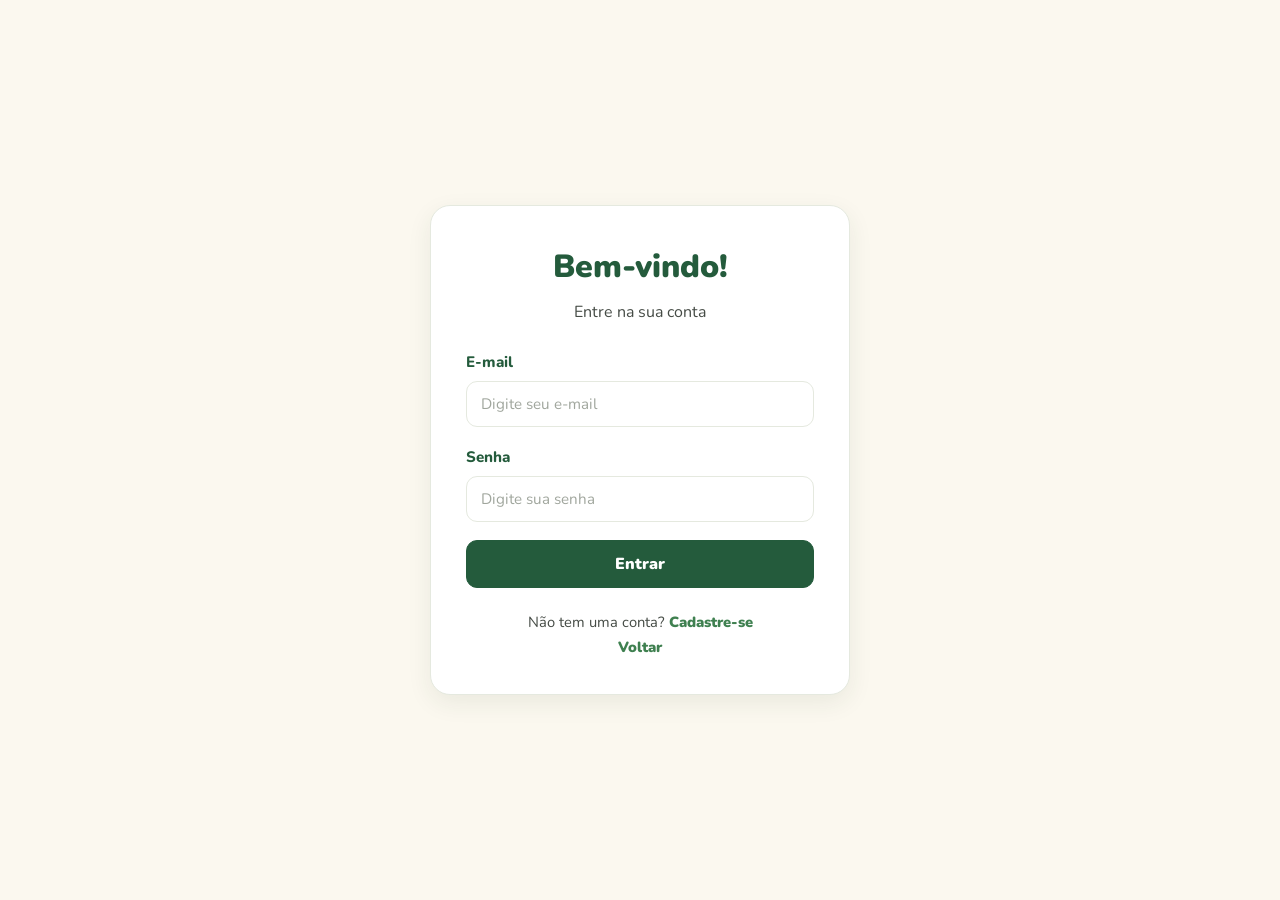
<file: login/login.html>
<!DOCTYPE html>
<html lang="pt-BR">
<head>
    <meta charset="UTF-8">
    <meta name="viewport" content="width=device-width, initial-scale=1.0">
    <title>Entrar — EcoAção</title>
    <link rel="stylesheet" href="../css/style1.css">
</head>
<body class="pagina-auth">

    <div class="container">
        <h1>Bem-vindo!</h1>
        <p>Entre na sua conta</p>

        <form id="form-login">
            <label for="email">E-mail</label>
            <input type="email" id="email" name="email"
                   placeholder="Digite seu e-mail" autocomplete="email" required>

            <label for="senha">Senha</label>
            <input type="password" id="senha" name="senha"
                   placeholder="Digite sua senha" autocomplete="current-password" required>

            <button type="submit">Entrar</button>
        </form>

        <div class="aviso" id="mensagem" role="alert" hidden></div>

        <p class="link">
            Não tem uma conta?
            <a href="../cadastro/cadastro.html">Cadastre-se</a>
            <br>
            <a href="../index/index.html" class="voltar">Voltar</a>
        </p>
    </div>

    <script src="../comum/comum.js"></script>
    <script src="login.js"></script>
</body>
</html>
</file>
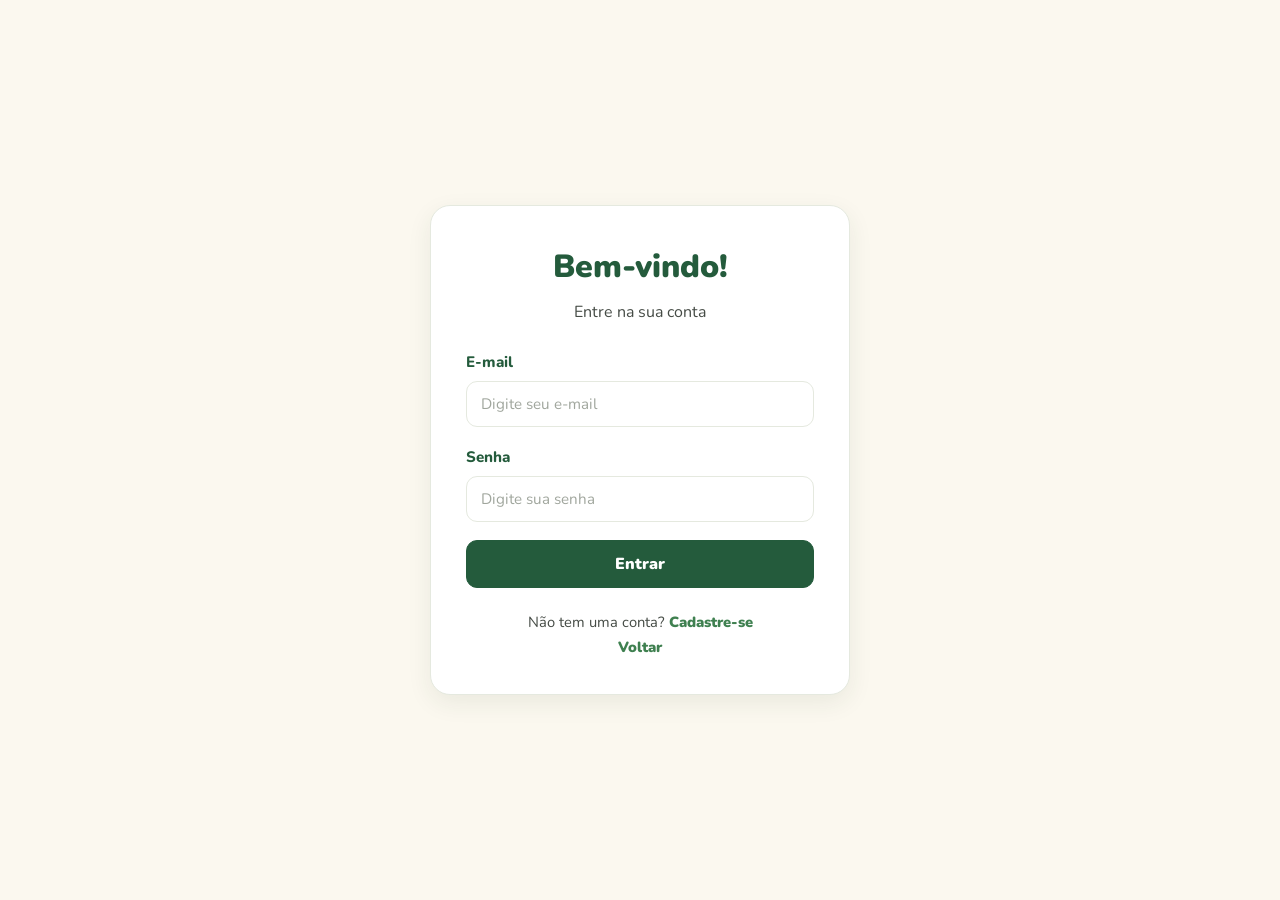
<file: minhas-vagas/minhas-vagas.html>
<!DOCTYPE html>
<html lang="pt-BR">
<head>
    <meta charset="UTF-8">
    <meta name="viewport" content="width=device-width, initial-scale=1.0">
    <title>Minhas vagas — EcoAção</title>
    <link rel="stylesheet" href="https://cdn.jsdelivr.net/npm/bootstrap-icons@1.11.3/font/bootstrap-icons.min.css">
    <link rel="stylesheet" href="../css/style1.css">
</head>
<body>
    <header class="cerebro">
        <a class="logo" href="../index/index.html" aria-label="EcoAção - Início">
            <img src="../imagens/Logo.png" alt="Logo EcoAção">
        </a>

        <nav aria-label="Navegação principal">
            <a href="../index/index.html">Início</a>
            <a href="../informacao/informacao.html">Informativo</a>
            <a href="../jogos/jogos.html">Jogos</a>
            <a href="../projetos/projetos.html">Projetos</a>
            <a href="../comunidade/comunidade.html">Comunidade</a>
            <a href="../voluntariado/voluntariado.html">Voluntariado</a>
            <a href="../rotas/rotas.html">Rotas</a>
        </nav>

        <!-- Visitantes veem Entrar/Cadastrar; o JavaScript troca por "Olá, nome" + Sair -->
        <div class="acoes-conta" id="acoes-conta">
            <a href="../login/login.html" class="botao botao-secundario">Entrar</a>
            <a href="../cadastro/cadastro.html" class="botao botao-principal">Cadastrar</a>
        </div>
    </header>

    <main>
        <section class="pagina-topo">
            <span class="etiqueta"><i class="bi bi-building" aria-hidden="true"></i> Painel da ONG</span>
            <h1 id="titulo-pagina">Minhas <span>vagas</span></h1>
            <p id="subtitulo-pagina">Crie, edite e acompanhe as vagas de voluntariado da sua organização.</p>
        </section>

        <div class="pagina-corpo empilhado">
            <div class="aviso" id="mensagem" role="alert" hidden></div>

            <!-- Só aparece para ONG e admin (liberado pelo JavaScript) -->
            <div class="empilhado" id="conteudo" hidden>
                <form class="form-painel" id="form-vaga">
                    <h2 id="titulo-form"><i class="bi bi-plus-circle" aria-hidden="true"></i> Nova vaga</h2>
                    <input type="hidden" id="id_vaga">

                    <div class="form-grade">
                        <div class="campo campo-largo">
                            <label for="titulo">Título</label>
                            <input type="text" id="titulo" maxlength="120" placeholder="Ex.: Mutirão de limpeza" required>
                        </div>

                        <div class="campo campo-largo">
                            <label for="descricao">Descrição</label>
                            <textarea id="descricao" maxlength="1000" placeholder="Explique o que será feito e o que o voluntário deve levar" required></textarea>
                        </div>

                        <div class="campo">
                            <label for="localizacao">Local</label>
                            <input type="text" id="localizacao" maxlength="150" placeholder="Endereço ou nome do local" required>
                        </div>

                        <div class="campo">
                            <label for="data_vaga">Data</label>
                            <input type="date" id="data_vaga" required>
                        </div>

                        <div class="campo">
                            <label for="horario">Horário (opcional)</label>
                            <input type="time" id="horario">
                        </div>

                        <div class="campo">
                            <label for="num_vagas">Número de vagas</label>
                            <input type="number" id="num_vagas" min="1" max="1000" placeholder="Ex.: 20" required>
                        </div>
                    </div>

                    <div class="form-botoes">
                        <button type="submit" class="botao botao-principal" id="botao-salvar">Criar vaga</button>
                        <button type="button" class="botao botao-secundario" id="cancelar-edicao" hidden>Cancelar edição</button>
                    </div>
                </form>

                <div class="grade-vagas" id="lista-vagas"></div>
            </div>
        </div>
    </main>

    <footer class="rodape">
        <p>EcoAção — pequenas atitudes, grandes transformações.</p>
    </footer>

    <script src="../comum/comum.js"></script>
    <script src="minhas-vagas.js"></script>
</body>
</html>
</file>
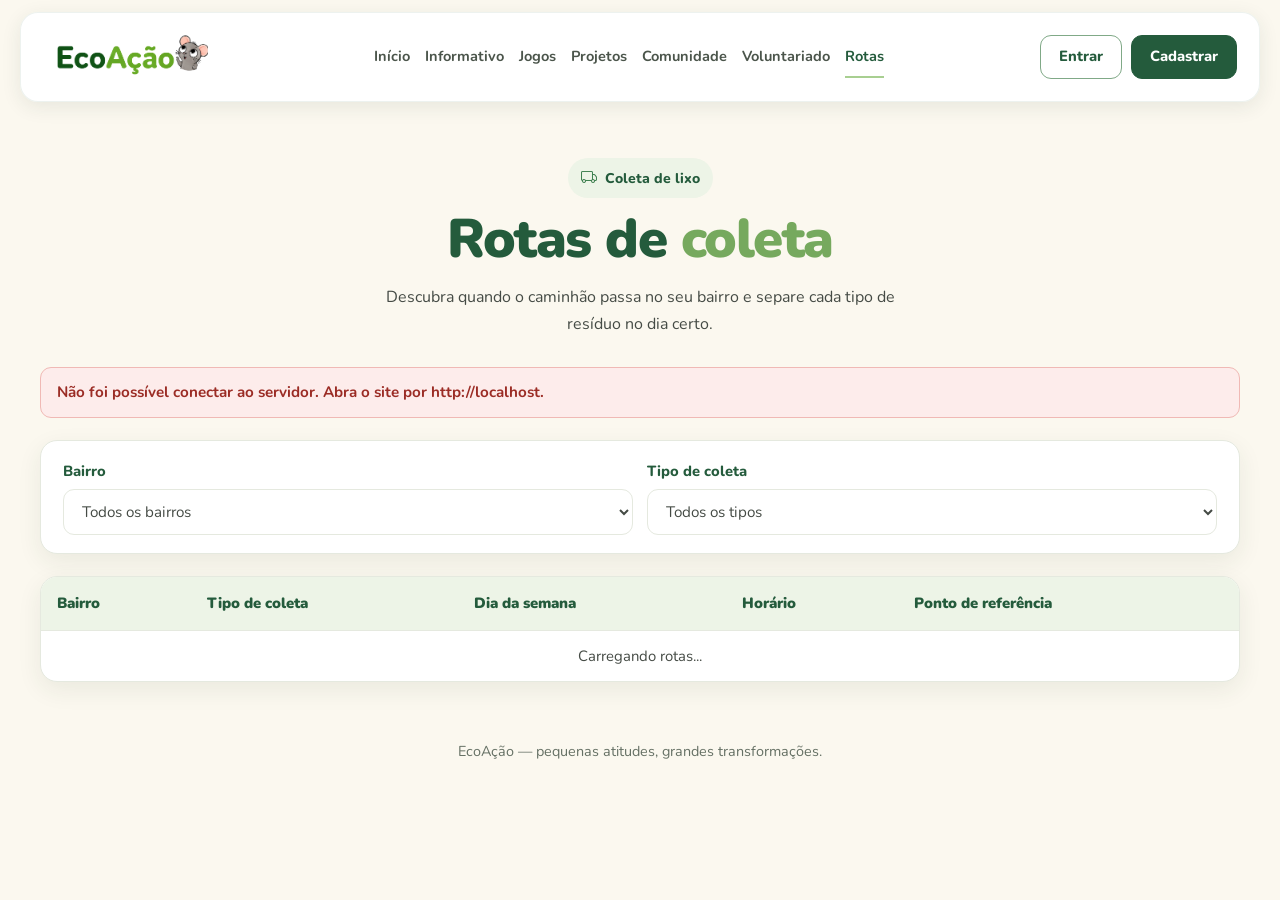
<file: rotas/rotas.html>
<!DOCTYPE html>
<html lang="pt-BR">
<head>
    <meta charset="UTF-8">
    <meta name="viewport" content="width=device-width, initial-scale=1.0">
    <title>Rotas de coleta — EcoAção</title>
    <link rel="stylesheet" href="https://cdn.jsdelivr.net/npm/bootstrap-icons@1.11.3/font/bootstrap-icons.min.css">
    <link rel="stylesheet" href="../css/style1.css">
</head>
<body>
    <header class="cerebro">
        <a class="logo" href="../index/index.html" aria-label="EcoAção - Início">
            <img src="../imagens/Logo.png" alt="Logo EcoAção">
        </a>

        <nav aria-label="Navegação principal">
            <a href="../index/index.html">Início</a>
            <a href="../informacao/informacao.html">Informativo</a>
            <a href="../jogos/jogos.html">Jogos</a>
            <a href="../projetos/projetos.html">Projetos</a>
            <a href="../comunidade/comunidade.html">Comunidade</a>
            <a href="../voluntariado/voluntariado.html">Voluntariado</a>
            <a href="../rotas/rotas.html" class="active">Rotas</a>
        </nav>

        <!-- Visitantes veem Entrar/Cadastrar; o JavaScript troca por "Olá, nome" + Sair -->
        <div class="acoes-conta" id="acoes-conta">
            <a href="../login/login.html" class="botao botao-secundario">Entrar</a>
            <a href="../cadastro/cadastro.html" class="botao botao-principal">Cadastrar</a>
        </div>
    </header>

    <main>
        <section class="pagina-topo">
            <span class="etiqueta"><i class="bi bi-truck" aria-hidden="true"></i> Coleta de lixo</span>
            <h1>Rotas de <span>coleta</span></h1>
            <p>Descubra quando o caminhão passa no seu bairro e separe cada tipo de resíduo no dia certo.</p>
        </section>

        <div class="pagina-corpo empilhado">
            <div class="aviso" id="mensagem" role="alert" hidden></div>

            <!-- Filtros -->
            <div class="filtros-rotas">
                <div class="campo">
                    <label for="filtro-bairro">Bairro</label>
                    <select id="filtro-bairro">
                        <option value="">Todos os bairros</option>
                    </select>
                </div>

                <div class="campo">
                    <label for="filtro-tipo">Tipo de coleta</label>
                    <select id="filtro-tipo">
                        <option value="">Todos os tipos</option>
                        <option value="organico">Orgânico</option>
                        <option value="reciclavel">Reciclável</option>
                        <option value="seletiva">Seletiva</option>
                    </select>
                </div>
            </div>

            <!-- Tabela de rotas -->
            <div class="tabela-caixa">
                <table class="tabela">
                    <thead>
                        <tr>
                            <th>Bairro</th>
                            <th>Tipo de coleta</th>
                            <th>Dia da semana</th>
                            <th>Horário</th>
                            <th>Ponto de referência</th>
                            <th id="coluna-acoes" hidden>Ações</th>
                        </tr>
                    </thead>
                    <tbody id="corpo-tabela">
                        <tr><td colspan="5" class="tabela-vazia">Carregando rotas...</td></tr>
                    </tbody>
                </table>
            </div>

            <!-- Só o admin vê este formulário (liberado pelo JavaScript) -->
            <form class="form-painel" id="form-rota" hidden>
                <h2 id="titulo-form"><i class="bi bi-plus-circle" aria-hidden="true"></i> Nova rota</h2>
                <input type="hidden" id="id_rota">

                <div class="form-grade">
                    <div class="campo">
                        <label for="bairro">Bairro</label>
                        <input type="text" id="bairro" maxlength="100" placeholder="Ex.: Centro" required>
                    </div>

                    <div class="campo">
                        <label for="tipo_coleta">Tipo de coleta</label>
                        <select id="tipo_coleta" required>
                            <option value="organico">Orgânico</option>
                            <option value="reciclavel">Reciclável</option>
                            <option value="seletiva">Seletiva</option>
                        </select>
                    </div>

                    <div class="campo">
                        <label for="dia_semana">Dia da semana</label>
                        <select id="dia_semana" required>
                            <option>Segunda-feira</option>
                            <option>Terça-feira</option>
                            <option>Quarta-feira</option>
                            <option>Quinta-feira</option>
                            <option>Sexta-feira</option>
                            <option>Sábado</option>
                            <option>Domingo</option>
                        </select>
                    </div>

                    <div class="campo">
                        <label for="horario">Horário</label>
                        <input type="time" id="horario" required>
                    </div>

                    <div class="campo campo-largo">
                        <label for="ponto_referencia">Ponto de referência</label>
                        <input type="text" id="ponto_referencia" maxlength="150" placeholder="Ex.: Em frente à praça central" required>
                    </div>
                </div>

                <div class="form-botoes">
                    <button type="submit" class="botao botao-principal" id="botao-salvar">Cadastrar rota</button>
                    <button type="button" class="botao botao-secundario" id="cancelar-edicao" hidden>Cancelar edição</button>
                </div>
            </form>
        </div>
    </main>

    <footer class="rodape">
        <p>EcoAção — pequenas atitudes, grandes transformações.</p>
    </footer>

    <script src="../comum/comum.js"></script>
    <script src="rotas.js"></script>
</body>
</html>
</file>
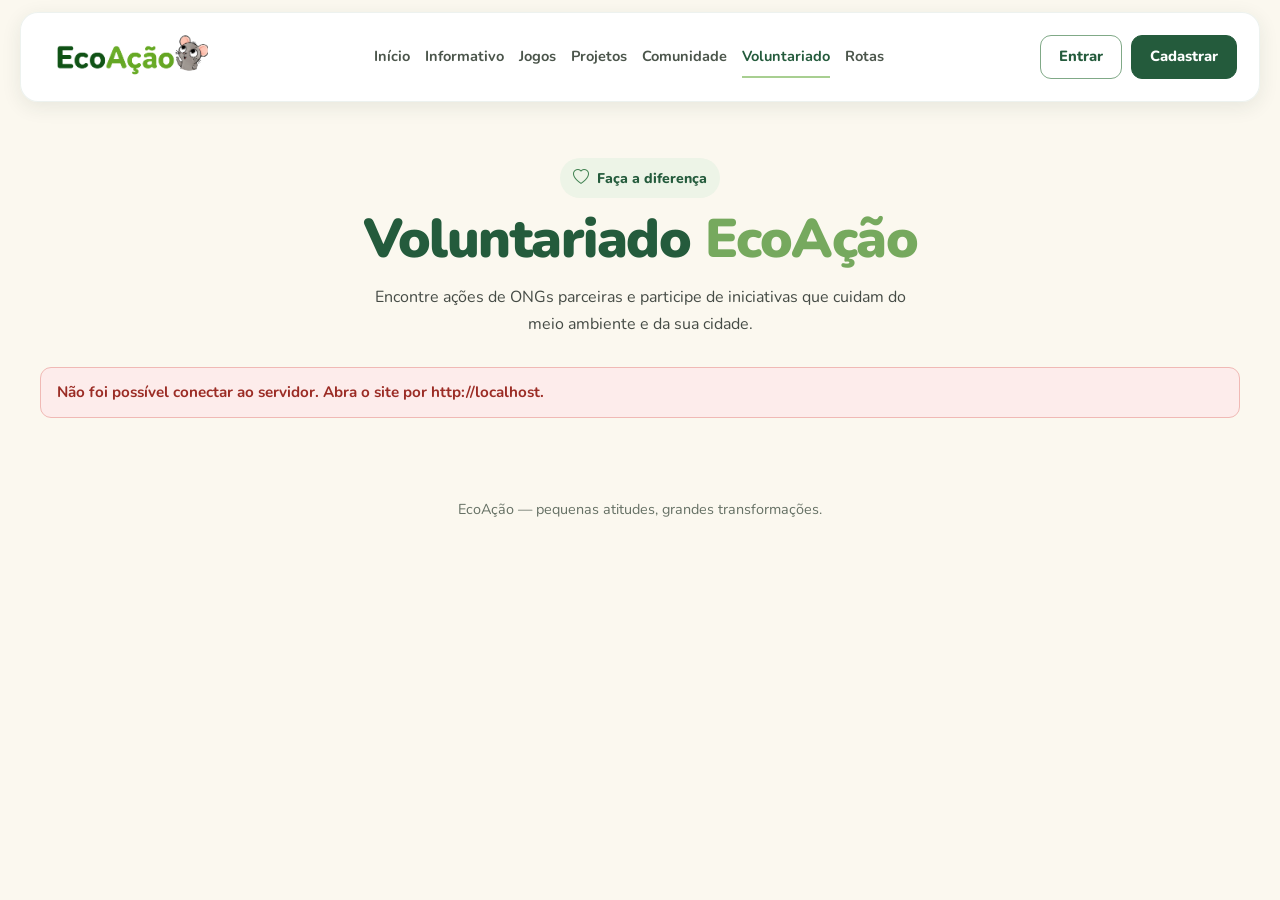
<file: voluntariado/voluntariado.html>
<!DOCTYPE html>
<html lang="pt-BR">
<head>
    <meta charset="UTF-8">
    <meta name="viewport" content="width=device-width, initial-scale=1.0">
    <title>Voluntariado — EcoAção</title>
    <link rel="stylesheet" href="https://cdn.jsdelivr.net/npm/bootstrap-icons@1.11.3/font/bootstrap-icons.min.css">
    <link rel="stylesheet" href="../css/style1.css">
</head>
<body>
    <header class="cerebro">
        <a class="logo" href="../index/index.html" aria-label="EcoAção - Início">
            <img src="../imagens/Logo.png" alt="Logo EcoAção">
        </a>

        <nav aria-label="Navegação principal">
            <a href="../index/index.html">Início</a>
            <a href="../informacao/informacao.html">Informativo</a>
            <a href="../jogos/jogos.html">Jogos</a>
            <a href="../projetos/projetos.html">Projetos</a>
            <a href="../comunidade/comunidade.html">Comunidade</a>
            <a href="../voluntariado/voluntariado.html" class="active">Voluntariado</a>
            <a href="../rotas/rotas.html">Rotas</a>
        </nav>

        <!-- Visitantes veem Entrar/Cadastrar; o JavaScript troca por "Olá, nome" + Sair -->
        <div class="acoes-conta" id="acoes-conta">
            <a href="../login/login.html" class="botao botao-secundario">Entrar</a>
            <a href="../cadastro/cadastro.html" class="botao botao-principal">Cadastrar</a>
        </div>
    </header>

    <main>
        <section class="pagina-topo">
            <span class="etiqueta"><i class="bi bi-heart" aria-hidden="true"></i> Faça a diferença</span>
            <h1>Voluntariado <span>EcoAção</span></h1>
            <p>Encontre ações de ONGs parceiras e participe de iniciativas que cuidam do meio ambiente e da sua cidade.</p>
            <a class="botao botao-principal" id="atalho-painel" href="../minhas-vagas/minhas-vagas.html" hidden>
                <i class="bi bi-clipboard-check" aria-hidden="true"></i> Gerenciar vagas
            </a>
        </section>

        <div class="pagina-corpo empilhado">
            <div class="aviso" id="mensagem" role="alert" hidden></div>

            <div class="grade-vagas" id="lista-vagas">
                <p class="sem-posts">Carregando vagas...</p>
            </div>
        </div>
    </main>

    <footer class="rodape">
        <p>EcoAção — pequenas atitudes, grandes transformações.</p>
    </footer>

    <script src="../comum/comum.js"></script>
    <script src="voluntariado.js"></script>
</body>
</html>
</file>
<file: css/style1.css>
@import url('https://fonts.googleapis.com/css2?family=Lilita+One&family=Nunito:wght@400;500;600;700;800;900&display=swap');

:root {
    --verde-escuro: #245b3c;
    --verde: #3f8050;
    --verde-claro: #a8cf91;
    --verde-suave: #edf4e7;
    --creme: #fbf8ef;
    --branco: #ffffff;
    --texto: #454b45;
    --borda: #e5e9df;
    --sombra: 0 8px 24px rgba(36, 69, 44, 0.08);
}

* {
    box-sizing: border-box;
}

html {
    scroll-behavior: smooth;
}

body {
    margin: 0;
    padding: 0;
    font-family: 'Nunito', Arial, sans-serif;
    background: var(--creme);
    color: var(--texto);
    line-height: 1.65;
}

img {
    display: block;
    max-width: 100%;
    height: auto;
}

a {
    color: inherit;
    text-decoration: none;
}

button,
a {
    -webkit-tap-highlight-color: transparent;
}

.cerebro {
    position: sticky;
    top: 12px;
    z-index: 100;
    width: min(1440px, calc(100% - 40px));
    margin: 12px auto 0;
    padding: 12px 22px;
    display: flex;
    align-items: center;
    justify-content: space-between;
    gap: 22px;
    background: rgba(255, 255, 255, 0.97);
    border: 1px solid rgba(36, 91, 60, 0.08);
    border-radius: 18px;
    box-shadow: 0 5px 20px rgba(35, 58, 39, 0.09);
}

.logo {
    flex: 0 0 auto;
}

.logo img {
    width: 175px;
    max-height: 64px;
    object-fit: contain;
}

.cerebro nav {
    display: flex;
    align-items: center;
    justify-content: center;
    flex-wrap: wrap;
    gap: 5px 15px;
}

.cerebro nav a {
    padding: 8px 0;
    color: #4b554b;
    font-size: 0.91rem;
    font-weight: 700;
    border-bottom: 2px solid transparent;
    transition: color 0.2s ease, border-color 0.2s ease;
}

.cerebro nav a:hover,
.cerebro nav a.active {
    color: var(--verde-escuro);
    border-bottom-color: var(--verde-claro);
}

.acoes-conta {
    display: flex;
    flex: 0 0 auto;
    align-items: center;
    gap: 9px;
}

.botao {
    min-height: 44px;
    display: inline-flex;
    align-items: center;
    justify-content: center;
    gap: 9px;
    padding: 10px 18px;
    border: 1px solid transparent;
    border-radius: 11px;
    font: inherit;
    font-size: 0.92rem;
    font-weight: 800;
    line-height: 1.2;
    white-space: nowrap;
    cursor: pointer;
    transition: transform 0.2s ease, background-color 0.2s ease, box-shadow 0.2s ease;
}

.botao:hover {
    transform: translateY(-1px);
}

.botao-principal {
    color: var(--branco);
    background: var(--verde-escuro);
    border-color: var(--verde-escuro);
}

.botao-principal:hover {
    background: #19482e;
    box-shadow: 0 5px 14px rgba(36, 91, 60, 0.18);
}

.botao-secundario {
    color: var(--verde-escuro);
    background: #fff;
    border-color: #80a987;
}

.botao-secundario:hover {
    background: var(--verde-suave);
}

.hero {
    width: min(1200px, calc(100% - 48px));
    min-height: 460px;
    margin: 0 auto;
    padding: 70px 24px 64px;
    display: grid;
    grid-template-columns: minmax(0, 1.1fr) minmax(280px, 0.9fr);
    align-items: center;
    gap: 60px;
}

.hero-conteudo {
    max-width: 590px;
}

.etiqueta {
    display: inline-flex;
    align-items: center;
    gap: 8px;
    margin-bottom: 12px;
    padding: 7px 13px;
    border-radius: 999px;
    background: #edf4e7;
    color: var(--verde-escuro);
    font-size: 0.88rem;
    font-weight: 800;
}

.etiqueta i {
    color: var(--verde);
    font-size: 1rem;
}

.hero h1 {
    margin: 0;
    color: var(--verde-escuro);
    font-size: clamp(3.5rem, 6vw, 5.4rem);
    font-weight: 900;
    letter-spacing: -3px;
    line-height: 1.05;
}

.hero h1 span {
    color: #76a95e;
}

.hero .subtitulo {
    max-width: 500px;
    margin: 20px 0 12px;
    color: var(--verde-escuro);
    font-size: clamp(1.2rem, 2vw, 1.55rem);
    font-weight: 800;
    line-height: 1.35;
}

.hero .texto {
    max-width: 520px;
    margin: 0;
    color: var(--texto);
    font-size: 1.02rem;
}

.hero-botoes {
    display: flex;
    flex-wrap: wrap;
    gap: 12px;
    margin-top: 27px;
}

.hero-ilustracao {
    min-width: 0;
    display: flex;
    align-items: center;
    justify-content: center;
}

.hero-ilustracao img {
    width: min(100%, 390px);
    max-height: 390px;
    object-fit: contain;
}

.secao {
    width: min(1200px, calc(100% - 48px));
    margin: 0 auto;
}

.recursos,
.projetos {
    padding-top: 35px;
    padding-bottom: 38px;
}

.titulo-secao {
    margin-bottom: 30px;
    text-align: center;
}

.titulo-secao h2 {
    margin: 0;
    color: var(--verde-escuro);
    font-size: clamp(1.65rem, 3vw, 2.15rem);
    font-weight: 900;
    line-height: 1.25;
}

.titulo-detalhe {
    display: block;
    width: 58px;
    height: 4px;
    margin: 13px auto 0;
    border-radius: 10px;
    background: var(--verde-claro);
}

.grade-recursos {
    display: grid;
    grid-template-columns: repeat(4, minmax(0, 1fr));
    gap: 20px;
}

.card-recurso {
    min-width: 0;
    min-height: 285px;
    padding: 26px 22px 23px;
    display: flex;
    flex-direction: column;
    align-items: flex-start;
    background: var(--branco);
    border: 1px solid var(--borda);
    border-radius: 17px;
    box-shadow: var(--sombra);
    transition: transform 0.2s ease, box-shadow 0.2s ease;
}

.card-recurso:hover,
.card-projeto:hover {
    transform: translateY(-3px);
    box-shadow: 0 12px 28px rgba(36, 69, 44, 0.12);
}

.icone {
    width: 58px;
    height: 58px;
    display: grid;
    place-items: center;
    flex: 0 0 auto;
    border-radius: 50%;
    background: var(--verde-suave);
    color: var(--verde);
    font-size: 1.65rem;
}

.card-recurso h3 {
    margin: 17px 0 7px;
    color: var(--verde-escuro);
    font-size: 1.23rem;
    font-weight: 900;
}

.card-recurso p {
    margin: 0 0 18px;
    color: var(--texto);
    font-size: 0.94rem;
    line-height: 1.55;
}

.card-recurso > a {
    display: inline-flex;
    align-items: center;
    gap: 8px;
    margin-top: auto;
    color: var(--verde);
    font-size: 0.91rem;
    font-weight: 900;
}

.card-recurso > a:hover {
    color: var(--verde-escuro);
}

.banner-coleta {
    margin-top: 26px;
    margin-bottom: 44px;
    padding: 30px 36px;
    display: grid;
    grid-template-columns: 100px minmax(0, 1fr) auto;
    align-items: center;
    gap: 28px;
    background: #edf4e7;
    border: 1px solid #e0ebd8;
    border-radius: 20px;
}

.coleta-ilustracao {
    width: 88px;
    height: 88px;
    display: grid;
    place-items: center;
    border-radius: 20px;
    background: rgba(255, 255, 255, 0.75);
    color: var(--verde);
    font-size: 3.2rem;
}

.coleta-texto h2 {
    margin: 0 0 6px;
    color: var(--verde-escuro);
    font-size: clamp(1.3rem, 2.5vw, 1.7rem);
    font-weight: 900;
    line-height: 1.3;
}

.coleta-texto p {
    max-width: 650px;
    margin: 0;
    font-size: 0.98rem;
}

.banner-coleta > .botao {
    justify-self: end;
}

.grade-projetos {
    display: grid;
    grid-template-columns: repeat(3, minmax(0, 1fr));
    gap: 20px;
}

.card-projeto {
    min-width: 0;
    min-height: 170px;
    padding: 14px;
    display: grid;
    grid-template-columns: 120px minmax(0, 1fr);
    align-items: stretch;
    gap: 17px;
    background: var(--branco);
    border: 1px solid var(--borda);
    border-radius: 17px;
    box-shadow: var(--sombra);
    transition: transform 0.2s ease, box-shadow 0.2s ease;
}

.projeto-imagem {
    min-height: 142px;
    display: grid;
    place-items: center;
    border-radius: 12px;
    color: var(--verde);
    font-size: 2.5rem;
    background: linear-gradient(135deg, #e9f1df, #f5ead6);
}

.imagem-vaso {
    background: linear-gradient(135deg, #e5efdc, #d9e7cf);
}

.imagem-escultura {
    background: linear-gradient(135deg, #f3ebd9, #e6efdf);
}

.projeto-conteudo {
    min-width: 0;
    display: flex;
    flex-direction: column;
    align-items: flex-start;
}

.projeto-conteudo h3 {
    margin: 4px 0 6px;
    color: var(--verde-escuro);
    font-size: 1.08rem;
    font-weight: 900;
    line-height: 1.3;
}

.projeto-conteudo p {
    margin: 0 0 10px;
    font-size: 0.89rem;
    line-height: 1.5;
}

.projeto-conteudo a {
    align-self: flex-end;
    margin-top: auto;
    color: var(--verde);
    font-size: 1.2rem;
}

.banner-final {
    margin-top: 20px;
    margin-bottom: 44px;
    padding: 22px 34px;
    display: grid;
    grid-template-columns: 90px minmax(0, 1fr) 100px;
    align-items: center;
    gap: 24px;
    background: #eef5e8;
    border-radius: 20px;
}

.banner-folha {
    width: 78px;
    max-height: 90px;
    object-fit: contain;
}

.banner-final-texto p {
    margin: 0 0 2px;
    color: var(--texto);
    font-size: 1.05rem;
}

.banner-final-texto h2 {
    margin: 0;
    color: var(--verde-escuro);
    font-size: clamp(1.5rem, 3vw, 2.15rem);
    font-weight: 900;
    line-height: 1.3;
}

.banner-final-texto h2 span {
    color: #79a85f;
}

.banner-mascote {
    width: 100px;
    max-height: 115px;
    object-fit: contain;
    justify-self: end;
}

.rodape {
    padding: 18px 24px 28px;
    text-align: center;
    color: #657064;
    font-size: 0.9rem;
}

.rodape p {
    margin: 0;
}


body.pagina-auth {
    min-height: 100vh;
    padding: 20px;
    display: flex;
    align-items: center;
    justify-content: center;
}

.container {
    width: 100%;
    max-width: 420px;
    padding: 35px;
    background: var(--branco);
    border: 1px solid var(--borda);
    border-radius: 20px;
    box-shadow: var(--sombra);
}

.container h1 {
    margin: 0 0 5px;
    color: var(--verde-escuro);
    text-align: center;
    font-size: 2rem;
    font-weight: 900;
}

.container > p {
    margin: 0 0 25px;
    text-align: center;
    color: var(--texto);
}

.container form {
    display: flex;
    flex-direction: column;
}

.container label {
    margin-bottom: 6px;
    color: var(--verde-escuro);
    font-size: 0.95rem;
    font-weight: 800;
}

.container input {
    width: 100%;
    padding: 12px 14px;
    margin-bottom: 18px;
    background: #fff;
    border: 1px solid var(--borda);
    border-radius: 11px;
    outline: none;
    color: var(--texto);
    font-family: inherit;
    font-size: 0.95rem;
    transition: border-color 0.2s, box-shadow 0.2s;
}

.container input::placeholder {
    color: #a0a69d;
}

.container input:focus {
    border-color: var(--verde);
    box-shadow: 0 0 0 3px rgba(63, 128, 80, 0.12);
}

.container button {
    min-height: 46px;
    padding: 12px 18px;
    background: var(--verde-escuro);
    border: 1px solid var(--verde-escuro);
    border-radius: 11px;
    color: var(--branco);
    font-family: inherit;
    font-size: 1rem;
    font-weight: 900;
    cursor: pointer;
    transition: background 0.2s, transform 0.2s;
}

.container button:hover {
    background: #19482e;
    transform: translateY(-1px);
}

.container .link {
    margin: 22px 0 0;
    font-size: 0.92rem;
    text-align: center;
}

.container a {
    color: var(--verde);
    font-weight: 900;
    text-decoration: none;
}

.container a:hover {
    color: var(--verde-escuro);
    text-decoration: underline;
}

@media (max-width: 1120px) {
    .cerebro {
        flex-wrap: wrap;
        justify-content: center;
    }

    .cerebro nav {
        order: 3;
        width: 100%;
    }

    .grade-recursos {
        grid-template-columns: repeat(2, minmax(0, 1fr));
    }

    .grade-projetos {
        grid-template-columns: 1fr;
    }

    .card-projeto {
        grid-template-columns: 145px minmax(0, 1fr);
    }
}

@media (max-width: 700px) {
    .cerebro {
        position: static;
        width: calc(100% - 24px);
        margin-top: 12px;
        padding: 14px;
        gap: 12px;
    }

    .logo img {
        width: 145px;
        max-height: 52px;
    }

    .cerebro nav {
        gap: 5px 14px;
    }

    .cerebro nav a {
        font-size: 0.88rem;
    }

    .acoes-conta {
        gap: 7px;
    }

    .acoes-conta .botao {
        min-height: 40px;
        padding: 9px 12px;
        font-size: 0.84rem;
    }

    .hero {
        width: calc(100% - 32px);
        min-height: auto;
        padding: 48px 4px 34px;
        grid-template-columns: 1fr;
        gap: 28px;
        text-align: center;
    }

    .hero-conteudo {
        margin: 0 auto;
    }

    .hero h1 {
        letter-spacing: -2px;
    }

    .hero-botoes {
        justify-content: center;
    }

    .hero-ilustracao img {
        width: min(75%, 290px);
        max-height: 300px;
    }

    .secao {
        width: calc(100% - 32px);
    }

    .recursos,
    .projetos {
        padding-top: 24px;
        padding-bottom: 25px;
    }

    .grade-recursos {
        grid-template-columns: 1fr;
        gap: 14px;
    }

    .card-recurso {
        min-height: auto;
    }

    .banner-coleta {
        grid-template-columns: 1fr;
        justify-items: center;
        gap: 16px;
        padding: 25px 20px;
        text-align: center;
    }

    .coleta-ilustracao {
        width: 74px;
        height: 74px;
        font-size: 2.7rem;
    }

    .banner-coleta > .botao {
        justify-self: center;
        white-space: normal;
    }

    .card-projeto {
        grid-template-columns: 105px minmax(0, 1fr);
        gap: 13px;
        padding: 11px;
    }

    .projeto-imagem {
        min-height: 125px;
    }

    .banner-final {
        grid-template-columns: 55px minmax(0, 1fr);
        padding: 20px;
        gap: 14px;
    }

    .banner-folha {
        width: 52px;
    }

    .banner-mascote {
        grid-column: 1 / -1;
        justify-self: center;
        width: 80px;
        max-height: 90px;
    }
}

@media (max-width: 480px) {
    body.pagina-auth {
        padding: 14px;
    }

    .container {
        padding: 25px 20px;
        border-radius: 16px;
    }

    .container h1 {
        font-size: 1.7rem;
    }
}

@media (max-width: 400px) {
    .acoes-conta {
        width: 100%;
        justify-content: center;
    }

    .hero-botoes {
        flex-direction: column;
        align-items: stretch;
    }

    .hero-botoes .botao {
        white-space: normal;
    }

    .card-projeto {
        grid-template-columns: 1fr;
    }

    .projeto-imagem {
        min-height: 140px;
    }
}


.comunidade-topo,
.comunidade-layout {
    width: min(1200px, calc(100% - 48px));
    margin: 0 auto;
}

.comunidade-topo {
    padding: 56px 24px 30px;
    text-align: center;
}

.comunidade-topo h1 {
    margin: 0;
    color: var(--verde-escuro);
    font-size: clamp(2.2rem, 4.5vw, 3.4rem);
    font-weight: 900;
    letter-spacing: -1.5px;
    line-height: 1.1;
}

.comunidade-topo h1 span { color: #76a95e; }

.comunidade-topo p {
    max-width: 560px;
    margin: 14px auto 0;
}

.comunidade-layout {
    padding-bottom: 40px;
    display: grid;
    grid-template-columns: minmax(0, 1fr) 320px;
    align-items: start;
    gap: 26px;
}

.comunidade-feed,
.lista-posts,
.comunidade-lateral {
    min-width: 0;
    display: flex;
    flex-direction: column;
    gap: 18px;
}

.comunidade-lateral {
    position: sticky;
    top: 110px;
}

.nova-publicacao,
.post,
.painel {
    padding: 22px;
    background: var(--branco);
    border: 1px solid var(--borda);
    border-radius: 17px;
    box-shadow: var(--sombra);
}

.nova-publicacao-topo,
.nova-publicacao-rodape,
.post-cabecalho,
.post-acoes {
    display: flex;
    align-items: center;
    gap: 13px;
}

.nova-publicacao-topo { align-items: flex-start; }

.nova-publicacao-rodape {
    margin-top: 14px;
    justify-content: space-between;
    flex-wrap: wrap;
}

.nova-publicacao textarea,
.nova-publicacao select {
    background: #fff;
    border: 1px solid var(--borda);
    border-radius: 11px;
    outline: none;
    color: var(--texto);
    font: inherit;
    font-size: 0.95rem;
    transition: border-color 0.2s, box-shadow 0.2s;
}

.nova-publicacao textarea {
    width: 100%;
    min-height: 84px;
    padding: 12px 14px;
    resize: vertical;
}

.nova-publicacao select {
    min-height: 44px;
    padding: 9px 14px;
    font-weight: 700;
}

.nova-publicacao textarea:focus,
.nova-publicacao select:focus {
    border-color: var(--verde);
    box-shadow: 0 0 0 3px rgba(63, 128, 80, 0.12);
}

.avatar {
    width: 46px;
    height: 46px;
    flex: 0 0 auto;
    display: grid;
    place-items: center;
    border-radius: 50%;
    background: var(--verde-suave);
    color: var(--verde-escuro);
    font-weight: 900;
}

.filtros {
    display: flex;
    flex-wrap: wrap;
    gap: 9px;
}

.filtro {
    padding: 8px 16px;
    background: var(--branco);
    border: 1px solid var(--borda);
    border-radius: 999px;
    color: var(--texto);
    font: inherit;
    font-size: 0.88rem;
    font-weight: 800;
    cursor: pointer;
    transition: background-color 0.2s, color 0.2s;
}

.filtro:hover { background: var(--verde-suave); }

.filtro.ativo {
    background: var(--verde-escuro);
    border-color: var(--verde-escuro);
    color: var(--branco);
}

.post { transition: box-shadow 0.2s; }
.post:hover { box-shadow: 0 12px 28px rgba(36, 69, 44, 0.12); }

.post-autor { flex: 1; min-width: 0; }

.post-autor strong {
    display: block;
    color: var(--verde-escuro);
    font-weight: 900;
    line-height: 1.3;
}

.post-autor small { color: #7b8379; }

.tag {
    padding: 5px 12px;
    border-radius: 999px;
    background: var(--verde-suave);
    color: var(--verde-escuro);
    font-size: 0.78rem;
    font-weight: 800;
}

.tag-duvida  { background: #fdf1d9; color: #8a5a10; }
.tag-projeto { background: #e3eefb; color: #24578f; }
.tag-evento  { background: #f6e3ee; color: #8a2f5f; }

.post h3 {
    margin: 16px 0 6px;
    color: var(--verde-escuro);
    font-size: 1.15rem;
    font-weight: 900;
}

.post p { margin: 0; font-size: 0.95rem; }

.post-acoes {
    margin-top: 16px;
    padding-top: 14px;
    gap: 8px;
    border-top: 1px solid var(--borda);
}

.acao-post {
    padding: 8px 14px;
    display: inline-flex;
    align-items: center;
    gap: 7px;
    background: none;
    border: 0;
    border-radius: 9px;
    color: #5b655a;
    font: inherit;
    font-size: 0.88rem;
    font-weight: 800;
    cursor: pointer;
    transition: background-color 0.2s, color 0.2s;
}

.acao-post:hover { background: var(--verde-suave); color: var(--verde-escuro); }
.acao-post.curtido { color: #c2453d; }

.sem-posts {
    padding: 30px;
    text-align: center;
    border: 1px dashed var(--borda);
    border-radius: 17px;
}

.painel h2 {
    margin: 0 0 14px;
    display: flex;
    align-items: center;
    gap: 9px;
    color: var(--verde-escuro);
    font-size: 1.1rem;
    font-weight: 900;
}

.painel h2 i,
.lista-regras i { color: var(--verde); }

.painel ul {
    margin: 0;
    padding: 0;
    list-style: none;
    display: flex;
    flex-direction: column;
    gap: 11px;
    font-size: 0.92rem;
}

.lista-regras li,
.membros-ativos li {
    display: flex;
    align-items: center;
    gap: 10px;
}

.membros-ativos li { font-weight: 700; }

.membros-ativos .avatar {
    width: 38px;
    height: 38px;
    font-size: 0.9rem;
}

.membros-ativos small,
.topicos-em-alta small {
    display: block;
    color: #7b8379;
    font-weight: 600;
}

.topicos-em-alta a {
    display: flex;
    justify-content: space-between;
    gap: 10px;
    color: var(--verde-escuro);
    font-weight: 800;
}

.topicos-em-alta a:hover { color: var(--verde); }

@media (max-width: 1120px) {
    .comunidade-layout { grid-template-columns: 1fr; }
    .comunidade-lateral { position: static; }
}

@media (max-width: 700px) {
    .comunidade-topo,
    .comunidade-layout { width: calc(100% - 32px); }

    .comunidade-topo { padding: 40px 4px 22px; }
    .nova-publicacao-topo .avatar { display: none; }
    .nova-publicacao-rodape { flex-direction: column; align-items: stretch; }
    .nova-publicacao, .post, .painel { padding: 18px; }
    .post-cabecalho { flex-wrap: wrap; }
}

/* =====================================================
   ACRÉSCIMOS: login, voluntariado, rotas, administração
   (cores escritas direto, sem variáveis e sem animações)
   ===================================================== */

/* Garante que o atributo "hidden" sempre esconda o elemento */
[hidden] {
    display: none !important;
}

/* ----- Menu: saudação do usuário logado ----- */
.saudacao {
    color: #245b3c;
    font-size: 0.92rem;
    font-weight: 800;
}

/* ----- Mensagens de sucesso e de erro ----- */
.aviso {
    padding: 12px 16px;
    border: 1px solid;
    border-radius: 11px;
    font-size: 0.95rem;
    font-weight: 700;
}

.aviso-ok {
    background: #edf4e7;
    border-color: #a8cf91;
    color: #245b3c;
}

.aviso-erro {
    background: #fdeceb;
    border-color: #f0b9b5;
    color: #9b2c25;
}

/* Dentro dos cartões de login/cadastro */
.container .aviso {
    margin-top: 18px;
    text-align: center;
}

.container select {
    width: 100%;
    padding: 12px 14px;
    margin-bottom: 18px;
    background: #ffffff;
    border: 1px solid #e5e9df;
    border-radius: 11px;
    outline: none;
    color: #454b45;
    font-family: inherit;
    font-size: 0.95rem;
}

.container select:focus {
    border-color: #3f8050;
    box-shadow: 0 0 0 3px rgba(63, 128, 80, 0.12);
}

.container button:disabled {
    opacity: 0.6;
    cursor: not-allowed;
}

/* ----- Estrutura das páginas internas ----- */
.pagina-topo,
.pagina-corpo {
    width: min(1200px, calc(100% - 48px));
    margin: 0 auto;
}

.pagina-topo {
    padding: 56px 24px 30px;
    text-align: center;
}

.pagina-topo h1 {
    margin: 0;
    color: #245b3c;
    font-size: clamp(2.2rem, 4.5vw, 3.4rem);
    font-weight: 900;
    letter-spacing: -1.5px;
    line-height: 1.1;
}

.pagina-topo h1 span {
    color: #76a95e;
}

.pagina-topo p {
    max-width: 560px;
    margin: 14px auto 0;
}

.pagina-topo .botao {
    margin-top: 18px;
}

.pagina-corpo {
    padding-bottom: 40px;
}

/* Empilha os blocos com espaço entre eles */
.empilhado {
    display: flex;
    flex-direction: column;
    gap: 22px;
}

/* ----- Botões extras ----- */
.botao:disabled {
    opacity: 0.6;
    cursor: not-allowed;
    transform: none;
}

.botao-perigo {
    color: #9b2c25;
    background: #ffffff;
    border-color: #e0a7a2;
}

.botao-perigo:hover {
    background: #fdeceb;
}

/* ----- Formulários dos painéis ----- */
.form-painel {
    padding: 24px;
    background: #ffffff;
    border: 1px solid #e5e9df;
    border-radius: 17px;
    box-shadow: 0 8px 24px rgba(36, 69, 44, 0.08);
}

.form-painel h2 {
    margin: 0 0 18px;
    display: flex;
    align-items: center;
    gap: 9px;
    color: #245b3c;
    font-size: 1.2rem;
    font-weight: 900;
}

.form-painel h2 i {
    color: #3f8050;
}

.form-grade {
    display: grid;
    grid-template-columns: repeat(2, minmax(0, 1fr));
    gap: 14px 18px;
}

.campo {
    min-width: 0;
    display: flex;
    flex-direction: column;
    gap: 6px;
}

.campo-largo {
    grid-column: 1 / -1;
}

.campo label {
    color: #245b3c;
    font-size: 0.92rem;
    font-weight: 800;
}

.campo input,
.campo select,
.campo textarea {
    width: 100%;
    padding: 11px 14px;
    background: #ffffff;
    border: 1px solid #e5e9df;
    border-radius: 11px;
    outline: none;
    color: #454b45;
    font-family: inherit;
    font-size: 0.95rem;
}

.campo textarea {
    min-height: 96px;
    resize: vertical;
}

.campo input:focus,
.campo select:focus,
.campo textarea:focus {
    border-color: #3f8050;
    box-shadow: 0 0 0 3px rgba(63, 128, 80, 0.12);
}

.form-botoes {
    margin-top: 18px;
    display: flex;
    flex-wrap: wrap;
    gap: 10px;
}

/* ----- Cartões de vagas ----- */
.grade-vagas {
    display: grid;
    grid-template-columns: repeat(3, minmax(0, 1fr));
    gap: 20px;
    align-items: stretch;
}

.grade-vagas > .sem-posts {
    grid-column: 1 / -1;
}

.card-vaga {
    min-width: 0;
    padding: 22px;
    display: flex;
    flex-direction: column;
    gap: 12px;
    background: #ffffff;
    border: 1px solid #e5e9df;
    border-radius: 17px;
    box-shadow: 0 8px 24px rgba(36, 69, 44, 0.08);
}

.card-vaga h3 {
    margin: 0;
    color: #245b3c;
    font-size: 1.15rem;
    font-weight: 900;
    line-height: 1.3;
}

.card-vaga p {
    margin: 0;
    font-size: 0.93rem;
    line-height: 1.55;
}

.vaga-ong {
    display: inline-flex;
    align-items: center;
    gap: 7px;
    color: #3f8050;
    font-size: 0.9rem;
    font-weight: 800;
}

.vaga-info {
    margin: 0;
    padding: 0;
    list-style: none;
    display: flex;
    flex-direction: column;
    gap: 6px;
    font-size: 0.9rem;
    font-weight: 700;
}

.vaga-info i {
    margin-right: 8px;
    color: #3f8050;
}

.vaga-botoes {
    margin-top: auto;
    padding-top: 6px;
    display: flex;
    flex-wrap: wrap;
    gap: 9px;
}

.vaga-botoes .botao {
    min-height: 40px;
    padding: 8px 14px;
    font-size: 0.88rem;
}

.inscritos {
    padding: 12px 14px;
    background: #edf4e7;
    border-radius: 11px;
    font-size: 0.9rem;
    overflow-wrap: anywhere;
}

.inscritos ul {
    margin: 6px 0 0;
    padding-left: 18px;
}

/* ----- Filtros e tabelas ----- */
.filtros-rotas {
    padding: 18px 22px;
    display: flex;
    flex-wrap: wrap;
    gap: 14px;
    background: #ffffff;
    border: 1px solid #e5e9df;
    border-radius: 17px;
    box-shadow: 0 8px 24px rgba(36, 69, 44, 0.08);
}

.filtros-rotas .campo {
    flex: 1 1 200px;
}

.tabela-caixa {
    overflow-x: auto;
    background: #ffffff;
    border: 1px solid #e5e9df;
    border-radius: 17px;
    box-shadow: 0 8px 24px rgba(36, 69, 44, 0.08);
}

.tabela {
    width: 100%;
    min-width: 680px;
    border-collapse: collapse;
    font-size: 0.93rem;
}

.tabela th {
    padding: 14px 16px;
    background: #edf4e7;
    color: #245b3c;
    font-weight: 900;
    text-align: left;
    white-space: nowrap;
}

.tabela td {
    padding: 13px 16px;
    border-top: 1px solid #e5e9df;
    vertical-align: middle;
}

.tabela select {
    padding: 8px 10px;
    background: #ffffff;
    border: 1px solid #e5e9df;
    border-radius: 9px;
    color: #454b45;
    font-family: inherit;
    font-size: 0.9rem;
}

.tabela .acoes-tabela {
    white-space: nowrap;
}

.tabela .acoes-tabela .botao {
    min-height: 38px;
    padding: 6px 12px;
    font-size: 0.85rem;
}

.tabela-vazia {
    padding: 26px;
    text-align: center;
}

/* ----- Selos (tags) ----- */
.tag-organico   { background: #f3ebd9; color: #7a5a1f; }
.tag-reciclavel { background: #e3eefb; color: #24578f; }
.tag-seletiva   { background: #edf4e7; color: #245b3c; }
.tag-ong        { background: #fdf1d9; color: #8a5a10; }
.tag-admin      { background: #f6e3ee; color: #8a2f5f; }

/* Texto da postagem: respeita quebras de linha */
.post-texto {
    margin-top: 14px;
    white-space: pre-line;
    overflow-wrap: anywhere;
}

/* Links dentro do aviso para visitantes */
.sem-posts a {
    color: #3f8050;
}

/* ----- Responsivo ----- */
@media (max-width: 1120px) {
    .grade-vagas {
        grid-template-columns: repeat(2, minmax(0, 1fr));
    }
}

@media (max-width: 700px) {
    .pagina-topo,
    .pagina-corpo {
        width: calc(100% - 32px);
    }

    .pagina-topo {
        padding: 40px 4px 22px;
    }

    .grade-vagas {
        grid-template-columns: 1fr;
    }

    .form-grade {
        grid-template-columns: 1fr;
    }

    .form-painel {
        padding: 18px;
    }

    .acoes-conta {
        flex-wrap: wrap;
        justify-content: center;
    }
}

/* Campos do formulário de publicar (título opcional + texto) */
.nova-publicacao-campos {
    flex: 1;
    min-width: 0;
    display: flex;
    flex-direction: column;
    gap: 10px;
}

.nova-publicacao input {
    width: 100%;
    min-height: 44px;
    padding: 9px 14px;
    background: #ffffff;
    border: 1px solid #e5e9df;
    border-radius: 11px;
    outline: none;
    color: #454b45;
    font-family: inherit;
    font-size: 0.95rem;
}

.nova-publicacao input:focus {
    border-color: #3f8050;
    box-shadow: 0 0 0 3px rgba(63, 128, 80, 0.12);
}

body.pagina-jogo {
    min-height: 100vh;
    font-family: "Lilita One", sans-serif;
    display: flex;
    flex-direction: column;
    align-items: center;
    justify-content: center;
    position: relative;
    overflow: hidden;
}

body.pagina-jogo::before {
    content: "";
    position: fixed;
    inset: -20px;
    background-image: url("../imagens/Cidade ecológica pixelada ao entardecer.png");
    background-size: cover;
    background-position: center;
    filter: blur(10px);
    opacity: 0.65;
    z-index: -1;
}

body.pagina-jogo h1,
body.pagina-jogo h2,
body.pagina-jogo h3 {
    font-family: "Lilita One", sans-serif;
}

#telaInicial {
    width: 100%;
    min-height: 100vh;
    display: flex;
    justify-content: center;
    align-items: center;
    background:
        linear-gradient(rgba(180, 230, 150, 0.45), rgba(230, 245, 190, 0.65)),
        url("../imagens/Cidade ecológica pixelada ao entardecer.png");
    background-size: cover;
    background-position: center;
    font-family: "Lilita One", sans-serif;
    text-align: center;
}

.conteudo-inicial {
    display: flex;
    flex-direction: column;
    align-items: center;
    gap: 8px;
    padding: 30px;
}

.conteudo-inicial h1 {
    font-size: 90px;
    color: #245c42;
    margin: 0;
    text-shadow: 4px 4px #b5d98a;
}

.conteudo-inicial h2 {
    font-size: 42px;
    color: #477c4d;
    margin: 0;
}

.conteudo-inicial p {
    font-size: 25px;
    color: #355b3c;
    margin: 8px;
}

#mascote {
    width: 150px;
    height: 150px;
    object-fit: contain;
    image-rendering: pixelated;
}

#instrucoes {
    max-width: 450px;
    padding: 20px;
    margin-top: 15px;
    border: 4px solid #477c4d;
    border-radius: 12px;
    background: #f2f6d9;
}

#instrucoes[hidden],
#telaInicial[hidden],
#meuCanvas[hidden] {
    display: none;
}

canvas {
    background-color: rgb(121, 29, 29);
    border: 4px solid #0a310d;
    border-radius: 12px;
    max-width: 100%;
    height: auto;
}

/* ========================= INFORMATIVO ECOAÇÃO ========================= */
.pagina-informativo { overflow-x: hidden; }
.info-hero { position: relative; width: min(1240px, calc(100% - 40px)); min-height: 390px; margin: 34px auto 54px; padding: 54px 7%; display: flex; align-items: center; justify-content: space-between; overflow: hidden; border-radius: 28px; background: linear-gradient(120deg, #eaf3e3 0%, #f5f7e9 65%, #dcebd2 100%); }
.info-hero-texto { position: relative; z-index: 2; max-width: 650px; }
.info-etiqueta { display: inline-flex; align-items: center; gap: 8px; padding: 7px 13px; border-radius: 30px; background: #fff; color: var(--verde-escuro); font-size: .88rem; font-weight: 800; }
.info-hero h1 { max-width: 650px; margin: 18px 0 12px; color: #234d35; font-size: clamp(2.5rem, 5vw, 4.3rem); line-height: 1.08; }
.info-hero h1 span { color: #5b9656; }
.info-hero-texto > p { max-width: 590px; margin: 0 0 24px; font-size: 1.08rem; }
.info-hero-imagem { position: relative; z-index: 1; width: min(30%, 270px); flex: 0 0 auto; }
.info-hero-imagem img { width: 100%; max-height: 270px; object-fit: contain; }
.info-hero-folha { position: absolute; right: 18%; bottom: -45px; color: rgba(63,128,80,.09); font-size: 220px; transform: rotate(-18deg); }
.info-secao, .info-destaque, .info-fontes { width: min(1160px, calc(100% - 40px)); margin: 0 auto; padding: 55px 0; }
.info-titulo-secao { max-width: 760px; margin: 0 auto 32px; text-align: center; }
.info-titulo-secao > span, .info-impacto-texto > span, .info-conceito-card > span { color: var(--verde); font-size: .82rem; font-weight: 900; letter-spacing: 1.3px; text-transform: uppercase; }
.info-titulo-secao h2 { margin: 7px 0 10px; color: #284f36; font-size: clamp(1.8rem, 3.5vw, 2.55rem); line-height: 1.2; }
.info-titulo-secao p { margin: 0; color: #687168; }
.info-destaque { padding-top: 25px; }
.info-dados-grid { display: grid; grid-template-columns: repeat(3, 1fr); gap: 18px; }
.info-dado-card { min-height: 225px; padding: 27px; border: 1px solid #e3eadf; border-radius: 18px; background: #fff; box-shadow: var(--sombra); }
.info-dado-card > i { display: inline-flex; margin-bottom: 13px; color: var(--verde); font-size: 1.65rem; }
.info-dado-card strong { display: block; color: #2e6844; font-size: clamp(1.8rem, 3vw, 2.4rem); line-height: 1.15; }
.info-dado-card h3 { margin: 5px 0 8px; color: #344b39; font-size: 1.03rem; }
.info-dado-card p { margin: 0; color: #687168; font-size: .93rem; }
.info-dado-principal { background: #edf5e8; border-color: #d7e7ce; }
.info-nota-dados { margin: 14px 2px 0; color: #7a8279; font-size: .78rem; }
.info-processo-grid { display: grid; grid-template-columns: repeat(4, 1fr); gap: 16px; }
.info-processo-grid article { position: relative; padding: 28px 22px 24px; border: 1px solid #e4eadf; border-radius: 17px; background: #fff; box-shadow: 0 5px 18px rgba(36,69,44,.05); }
.info-processo-grid article > i { color: var(--verde); font-size: 2rem; }
.info-processo-grid h3 { margin: 13px 0 5px; color: #315b3c; }
.info-processo-grid p { margin: 0; color: #687168; font-size: .91rem; }
.info-numero { position: absolute; top: 16px; right: 17px; display: grid; width: 28px; height: 28px; place-items: center; border-radius: 50%; background: #edf4e7; color: var(--verde-escuro); font-weight: 900; }
.info-separacao { padding-top: 40px; }
.info-lixeiras-grid { display: grid; grid-template-columns: repeat(2, 1fr); gap: 16px; }
.info-lixeira-card { display: flex; align-items: center; gap: 18px; min-height: 170px; padding: 18px; border: 1px solid #e5e9df; border-radius: 17px; background: #fff; }
.info-lixeira-card img { width: 105px; height: 125px; flex: 0 0 auto; object-fit: contain; }
.info-lixeira-card h3 { margin: 0 0 7px; color: #34543a; font-size: 1.05rem; }
.info-lixeira-card p { margin: 0 0 6px; font-size: .91rem; }
.info-lixeira-card small { color: #778075; font-size: .79rem; }
.info-bolinha { display: inline-block; width: 11px; height: 11px; margin-right: 5px; border-radius: 50%; }
.info-bolinha.azul { background: #2475c5; }.info-bolinha.vermelha { background: #df4c4c; }.info-bolinha.verde { background: #3f9a57; }.info-bolinha.amarela { background: #e5bd32; }
.info-alerta { display: flex; align-items: flex-start; gap: 13px; margin-top: 20px; padding: 17px 20px; border-left: 4px solid #8ab66f; border-radius: 10px; background: #edf4e7; }
.info-alerta > i { color: var(--verde); font-size: 1.25rem; }
.info-alerta p { margin: 0; font-size: .9rem; }
.info-impactos { display: grid; grid-template-columns: .9fr 1.1fr; align-items: center; gap: 48px; padding-top: 65px; padding-bottom: 65px; }
.info-impacto-imagem { overflow: hidden; border-radius: 22px; background: #e6eddf; }
.info-impacto-imagem img { width: 100%; min-height: 300px; object-fit: cover; }
.info-impacto-texto h2 { margin: 8px 0 12px; color: #284f36; font-size: clamp(1.8rem, 3vw, 2.5rem); line-height: 1.15; }
.info-impacto-texto > p { color: #687168; }
.info-impacto-texto ul { display: grid; gap: 13px; margin: 20px 0 0; padding: 0; list-style: none; }
.info-impacto-texto li { display: flex; gap: 12px; align-items: flex-start; }
.info-impacto-texto li i { margin-top: 3px; color: var(--verde); font-size: 1.2rem; }
.info-impacto-texto li span { font-size: .92rem; }
.info-duas-colunas { display: grid; grid-template-columns: 1fr 1fr; gap: 18px; padding-top: 25px; }
.info-conceito-card { padding: 30px; border-radius: 20px; background: #eaf3e4; }
.info-conceito-card > i { display: block; margin: 16px 0 8px; color: #4e8b51; font-size: 2.2rem; }
.info-conceito-card h2 { margin: 0 0 10px; color: #2c5739; font-size: 1.65rem; }
.info-conceito-card p { margin: 0 0 12px; font-size: .94rem; }
.info-compostagem { background: #f3f1e3; }
.info-compostagem > i { color: #8b9950; }
.info-atitudes { padding-top: 65px; }
.info-atitudes-grid { display: grid; grid-template-columns: repeat(3, 1fr); gap: 14px; }
.info-atitudes-grid > div { display: flex; align-items: flex-start; gap: 13px; padding: 18px; border-radius: 14px; background: #fff; border: 1px solid #e6eadf; }
.info-atitudes-grid i { color: var(--verde); font-size: 1.45rem; }
.info-atitudes-grid p { margin: 0; font-size: .9rem; }
.info-fontes { padding-top: 45px; }
.info-fontes-lista { display: grid; gap: 10px; }
.info-fontes-lista a { display: flex; align-items: center; gap: 15px; padding: 17px 20px; border: 1px solid #e4e9df; border-radius: 13px; background: #fff; transition: transform .2s, border-color .2s; }
.info-fontes-lista a:hover { transform: translateY(-2px); border-color: #a8cf91; }
.info-fontes-lista a > i:first-child { color: var(--verde); font-size: 1.45rem; }
.info-fontes-lista a > i:last-child { margin-left: auto; color: #789078; }
.info-fontes-lista span { display: grid; gap: 2px; }
.info-fontes-lista strong { color: #31563a; font-size: .94rem; }
.info-fontes-lista small { color: #737d72; font-size: .82rem; }
.info-rodape-fontes { margin: 15px 0 0; color: #7b8379; font-size: .8rem; }
.info-chamada-final { width: min(1160px, calc(100% - 40px)); margin: 15px auto 55px; padding: 28px 35px; display: flex; align-items: center; gap: 22px; border-radius: 20px; background: #e8f1e2; }
.info-chamada-final img { width: 65px; height: 65px; object-fit: contain; }
.info-chamada-final div { flex: 1; }
.info-chamada-final h2 { margin: 0 0 3px; color: #2e5a3b; font-size: 1.35rem; }
.info-chamada-final p { margin: 0; color: #647363; }
@media (max-width: 900px) {
 .info-hero { padding: 42px 5%; }.info-hero-imagem { width: 25%; }
 .info-processo-grid { grid-template-columns: repeat(2, 1fr); }
 .info-impactos { gap: 25px; }
 .info-atitudes-grid { grid-template-columns: repeat(2, 1fr); }
}
@media (max-width: 620px) {
 .info-hero { width: calc(100% - 24px); min-height: 0; margin: 20px auto 30px; padding: 32px 24px; }
 .info-hero-imagem { display: none; }.info-hero h1 { font-size: 2.45rem; }
 .info-secao, .info-destaque, .info-fontes { width: calc(100% - 30px); padding: 38px 0; }
 .info-dados-grid, .info-processo-grid, .info-lixeiras-grid, .info-impactos, .info-duas-colunas, .info-atitudes-grid { grid-template-columns: 1fr; }
 .info-dado-card { min-height: 0; }.info-lixeira-card { gap: 12px; padding: 13px; }.info-lixeira-card img { width: 82px; height: 105px; }
 .info-impacto-imagem img { min-height: 210px; }.info-conceito-card { padding: 24px; }
 .info-fontes-lista a { padding: 14px; gap: 10px; }.info-fontes-lista strong { font-size: .86rem; }
 .info-chamada-final { width: calc(100% - 30px); flex-wrap: wrap; padding: 22px; margin-bottom: 35px; }.info-chamada-final img { width: 48px; height: 48px; }.info-chamada-final div { flex-basis: calc(100% - 70px); }.info-chamada-final .botao { width: 100%; }
}
</file>
<file: jogos/ecotown/style.css>
* { box-sizing: border-box; }
:root {
  --navy: #173b35;
  --green: #2d7654;
  --mint: #dff4df;
  --cream: #fff8e8;
}
body {
  margin: 0;
  min-height: 100vh;
  padding: 24px;
  display: flex;
  justify-content: center;
  align-items: center;
  color: var(--navy);
  font-family: "Trebuchet MS", Arial, sans-serif;
  background: linear-gradient(135deg, #d8f0d4, #f8f0d6);
}
.game-shell {
  width: min(100%, 980px);
  padding: 20px;
  border: 4px solid #285e47;
  border-radius: 22px;
  background: var(--cream);
  box-shadow: 0 12px 0 #a6c69b, 0 22px 45px #244b3730;
}
.topbar { display: flex; align-items: center; justify-content: space-between; gap: 16px; margin: 0 4px 14px; }
.eyebrow { margin: 0 0 3px; font-size: 11px; font-weight: 900; letter-spacing: 2px; color: #538467; }
h1 { margin: 0; font-size: clamp(28px, 5vw, 42px); color: #225c42; }
h1 span { font-size: .7em; }
.subtitle { margin: 0; color: #66806a; font-weight: 700; text-align: right; }
.hud { display: grid; grid-template-columns: repeat(4, 1fr); gap: 9px; margin-bottom: 12px; }
.hud-item { padding: 9px 12px; border: 2px solid #c9dfbd; border-radius: 12px; background: #f0f8e9; display: flex; justify-content: space-between; gap: 8px; align-items: center; }
.hud-item span { font-size: 13px; color: #54745a; font-weight: 700; }
.hud-item strong { color: #245c42; font-size: 17px; }
.game-area { position: relative; overflow: hidden; border: 4px solid #315f45; border-radius: 14px; background: #9bc77f; }
canvas { display: block; width: 100%; height: auto; image-rendering: pixelated; }
.overlay { position: absolute; inset: 0; display: flex; align-items: center; justify-content: center; padding: 20px; background: #153a2c99; }
.overlay.hidden { display: none; }
.overlay-card { width: min(440px, 100%); padding: 28px; text-align: center; border: 4px solid #39724d; border-radius: 18px; background: #fff9e9; box-shadow: 0 8px 0 #234f3b; }
.big-icon { font-size: 52px; }
.overlay-card h2 { margin: 8px 0; color: #245c42; }
.overlay-card p { line-height: 1.5; color: #526d56; }
button { border: 0; border-radius: 10px; padding: 13px 24px; background: #328357; color: white; font-weight: 900; font-size: 16px; cursor: pointer; box-shadow: 0 4px 0 #205b3b; }
button:hover { background: #286f49; transform: translateY(-1px); }
.instructions { display: flex; justify-content: space-between; flex-wrap: wrap; gap: 8px 18px; padding: 12px 4px 0; color: #61775f; font-size: 13px; }
.instructions p { margin: 0; }
@media (max-width: 650px) {
  body { padding: 8px; }
  .game-shell { padding: 10px; border-width: 3px; }
  .topbar { align-items: flex-start; flex-direction: column; }
  .subtitle { text-align: left; }
  .hud { grid-template-columns: repeat(2, 1fr); }
  .hud-item { padding: 7px; }
  .instructions { flex-direction: column; }
}
</file>
<file: Projeto-Ecoa-o/site/style1.css>
body {
  font-family: 'DM Sans', sans-serif;
  background-color: whitesmoke;
  color: black;
  line-height: 1.65;
  margin: 0;
  padding: 0;
}

header {
  position: sticky;
  top: 0;
  z-index: 100;
  background-color: white;
  backdrop-filter: blur(8px);
  border-bottom: 1px gray;
  border-radius: 10px;
  box-shadow: 0px 5px 13px 6px rgb(141, 137, 137);
  height: 100%;
  align-items: center;
  display: flex;
  justify-content: space-between;
  padding-inline: 20px;
}

header nav {
  display: flex;
  gap: 20px;
  flex-wrap: wrap;
}
 
header nav a {
  font-weight: 600;
  padding: 6px 4px;
  border-bottom: 2px solid transparent;
  transition: border-color 0.2s ease, color 0.2s ease;
  text-decoration: none;
}
 
header nav a:hover,
header nav a.active {
  color: rgb(34, 139, 34);
  border-bottom-color: rgb(34, 139, 34);
}

.cerebro button{
  height: 40px;
  background-color: #68a624;
  font-family: monospace;
  border-radius: 10px;
  border: 0px;
  text-transform: uppercase;
}

h1, h2, p, a {
    color: black;
    font-family: Arial, Helvetica, sans-serif;
}

.hero-foto p{
  justify-content: left;
  font-family: Arial, Helvetica, sans-serif;
}

img{
  max-width: 100%;
  display: block;
}

.hero {
  display: flex;
  align-items: center;
  justify-content: space-between;
  gap: 40px;
  max-width: 1200px;
  margin: 0 auto;
  padding: 60px 24px;
  flex-wrap: wrap;
}
 
.hero-foto .subtitulo {
  font-size: 1.4rem;
  font-weight: 600;
}
 
.hero-foto .texto {
  color: rgb(70, 70, 70);
}
 
.hero-botoes {
  display: flex;
  gap: 16px;
  margin-top: 20px;
  flex-wrap: wrap;
}

.cards {
  background-color: #ffffff;
  border: 1px solid #e3ddce;
  border-radius: 16px;
  padding: 24px 20px;
  text-align: box;
  box-shadow: 0px 5px 13px 6px rgba(141, 137, 137, 0.25);
  transition: transform 0.2s ease;
  grid-template-columns: repeat(4, 1fr);
  justify-content: flex-end;
}

.cards2 {
  max-width: 1200px;
  margin: 0 auto 60px;
  padding: 0 24px;
}
 
.cards2-conteudo {
  background-color: #ffffff;
  border: 1px solid #e3ddce;
  border-radius: 16px;
  padding: 40px;
  text-align: center;
  box-shadow: 0px 5px 13px 6px rgba(141, 137, 137, 0.25);
}
 
.cards2-conteudo p {
  max-width: 600px;
  margin: 12px auto 24px;
}

footer{
  background-color: white;
  top: 0;
  z-index: 100;
  backdrop-filter: blur(8px);
  border-radius: 10px;
  box-shadow: 0px 5px 13px 6px rgb(141, 137, 137);
  height: 100%;
  align-items: center;
  display: flex;
  justify-content: space-between;
  padding-inline: 20px;
}
</file>
